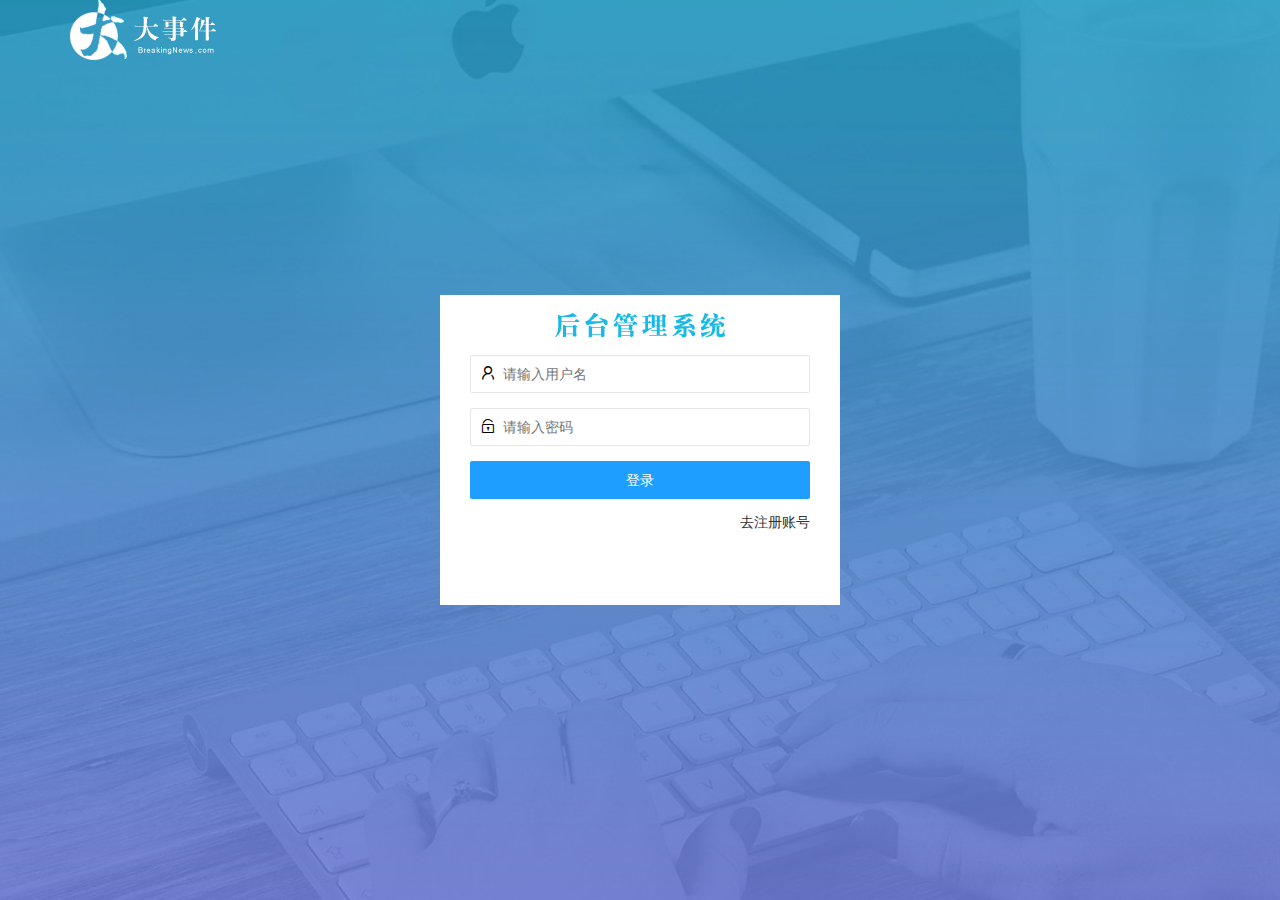
<file: login.html>
<!DOCTYPE html>
<html lang="en">
<head>
    <meta charset="UTF-8">
    <meta http-equiv="X-UA-Compatible" content="IE=edge">
    <meta name="viewport" content="width=device-width, initial-scale=1.0">
    <title>Document</title>
    <link rel="stylesheet" href="./assets/lib/layui/css/layui.css">
    <link rel="stylesheet" href="./assets/css/login.css">
</head>
<body>
    <!-- 头部的logo区域 -->
    <div class="layui-main">
        <img src="./assets/images/logo.png" alt="大事件" >
    </div>

    <!-- 登录注册区域 -->
    <div class="loginAndReg">
        <div class="title_box"></div>

        <!-- 登录 -->
        <div class="login_box">
            <form class="layui-form" action="" id="form_login">
                <div class="layui-form-item">
                    <i class="layui-icon layui-icon-username"></i>                  
                    <input type="text" name="username" required  lay-verify="required" placeholder="请输入用户名" autocomplete="off" class="layui-input">                  
                </div>
                <div class="layui-form-item">
                    <i class="layui-icon layui-icon-password"></i>                  
                    <input type="password" name="password" required  lay-verify="required|pwd" placeholder="请输入密码" autocomplete="off" class="layui-input">                  
                </div>
                <div class="layui-form-item"> 
                    <button class="layui-btn layui-btn-fluid layui-btn-normal" lay-submit >登录</button>
                </div>
                <div class="layui-form-item links"> 
                    <a href="javascript:;" id="link_reg">去注册账号</a>
                </div>
             </form>
        </div>

        <!-- 注册 -->
        <div class="reg_box">
            <form class="layui-form" action="" id="form_reg">
                <div class="layui-form-item">
                    <i class="layui-icon layui-icon-username"></i>                  
                    <input type="text" name="username" required  lay-verify="required" placeholder="请输入用户名" autocomplete="off" class="layui-input">                  
                </div>
                <div class="layui-form-item">
                    <i class="layui-icon layui-icon-password"></i>                  
                    <input type="password" name="password" required  lay-verify="required|pwd" placeholder="请输入密码" autocomplete="off" class="layui-input">                  
                </div>
                <div class="layui-form-item">
                    <i class="layui-icon layui-icon-password"></i>                  
                    <input type="password" name="repassword" required  lay-verify="required|pwd|repwd" placeholder="再次确认密码" autocomplete="off" class="layui-input">                  
                </div>
                <div class="layui-form-item"> 
                    <button class="layui-btn layui-btn-fluid layui-btn-normal" lay-submit >注册</button>
                </div>
                <div class="layui-form-item links"> 
                    <a href="javascript:;" id="link_login">去登录</a>
                </div>
             </form>
            
        </div>
    </div>

    <script src="./assets/lib/layui/layui.all.js"></script>
    <script src="./assets/lib/jquery.js"></script>
    <script src="./assets/js/baseAPI.js"></script>
    <script src="./assets/js/login.js"></script>
</body>
</html>
</file>
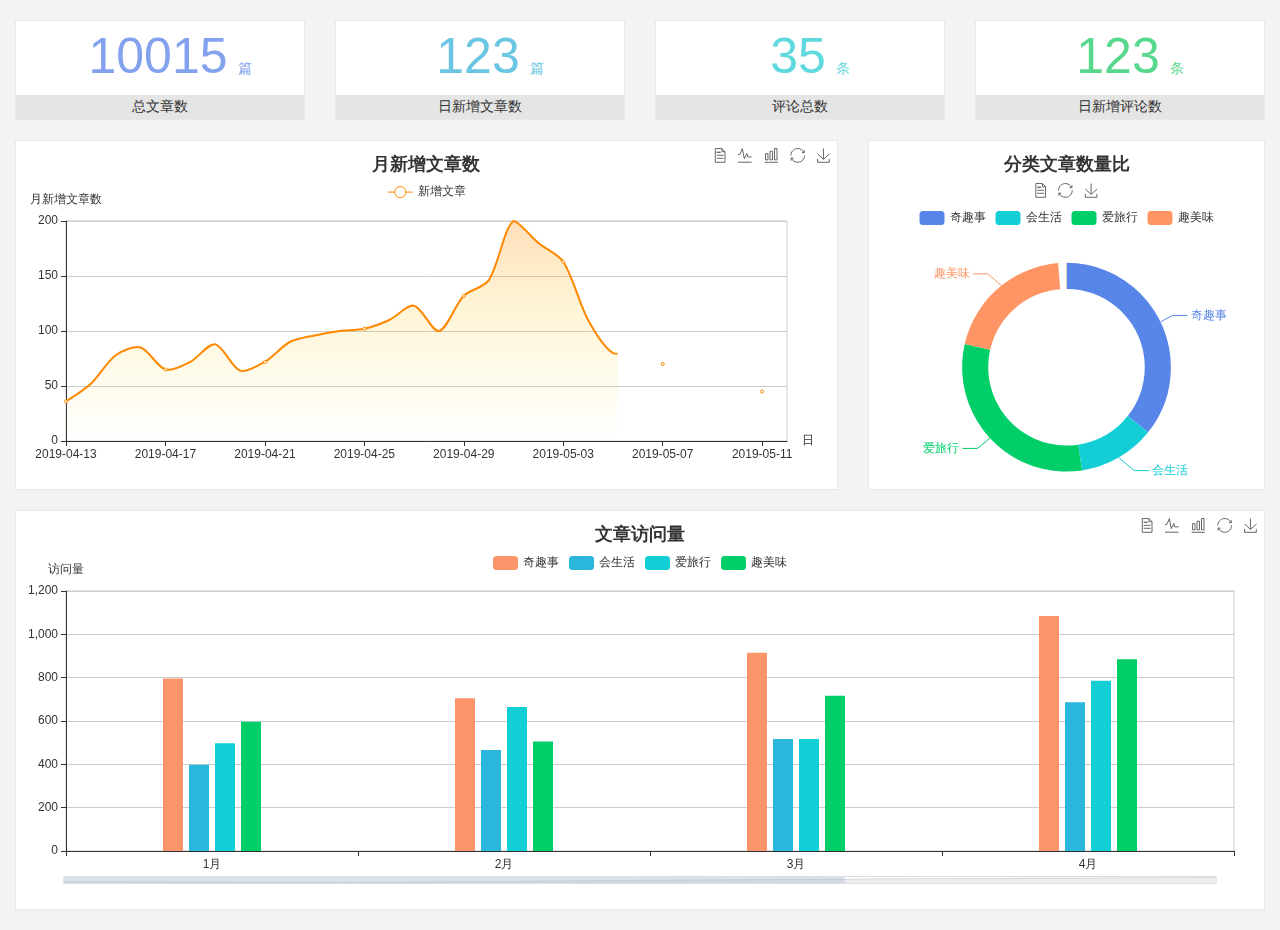
<file: home/dashboard.html>
<!DOCTYPE html>
<html lang="en">

<head>
  <meta charset="UTF-8">
  <meta name="viewport" content="width=device-width, initial-scale=1.0">
  <meta http-equiv="X-UA-Compatible" content="ie=edge">
  <title>图表统计</title>
  <link rel="stylesheet" href="../../assets/lib/bootstrap.css" />
  <link rel="stylesheet" href="../../assets/lib/main.css" />
  <script src="../../assets/lib/jquery.js"></script>
  <script type="text/javascript" src="../../assets/lib/echarts.min.js"></script>
</head>

<body>
  <div class="container-fluid">
    <div class="row spannel_list">
      <div class="col-sm-3 col-xs-6">
        <div class="spannel">
          <em>10015</em><span>篇</span>
          <b>总文章数</b>
        </div>
      </div>
      <div class="col-sm-3 col-xs-6">
        <div class="spannel scolor01">
          <em>123</em><span>篇</span>
          <b>日新增文章数</b>
        </div>
      </div>
      <div class="col-sm-3 col-xs-6">
        <div class="spannel scolor02">
          <em>35</em><span>条</span>
          <b>评论总数</b>
        </div>
      </div>
      <div class="col-sm-3 col-xs-6">
        <div class="spannel scolor03">
          <em>123</em><span>条</span>
          <b>日新增评论数</b>
        </div>
      </div>
    </div>
  </div>

  <div class="container-fluid">
    <div class="row curve-pie">
      <div class="col-lg-8 col-md-8">
        <div class="gragh_pannel" id="curve_show"></div>
      </div>
      <div class="col-lg-4 col-md-4">
        <div class="gragh_pannel" id="pie_show"></div>
      </div>
    </div>
  </div>

  <div class="container-fluid">
    <div class="column_pannel" id="column_show"></div>
  </div>

  <script>
    var oChart = echarts.init(document.getElementById('curve_show'));
    var aList_all = [
      { 'count': 36, 'date': '2019-04-13' },
      { 'count': 52, 'date': '2019-04-14' },
      { 'count': 78, 'date': '2019-04-15' },
      { 'count': 85, 'date': '2019-04-16' },
      { 'count': 65, 'date': '2019-04-17' },
      { 'count': 72, 'date': '2019-04-18' },
      { 'count': 88, 'date': '2019-04-19' },
      { 'count': 64, 'date': '2019-04-20' },
      { 'count': 72, 'date': '2019-04-21' },
      { 'count': 90, 'date': '2019-04-22' },
      { 'count': 96, 'date': '2019-04-23' },
      { 'count': 100, 'date': '2019-04-24' },
      { 'count': 102, 'date': '2019-04-25' },
      { 'count': 110, 'date': '2019-04-26' },
      { 'count': 123, 'date': '2019-04-27' },
      { 'count': 100, 'date': '2019-04-28' },
      { 'count': 132, 'date': '2019-04-29' },
      { 'count': 146, 'date': '2019-04-30' },
      { 'count': 200, 'date': '2019-05-01' },
      { 'count': 180, 'date': '2019-05-02' },
      { 'count': 163, 'date': '2019-05-03' },
      { 'count': 110, 'date': '2019-05-04' },
      { 'count': 80, 'date': '2019-05-05' },
      { 'count': 82, 'date': '2019-05-06' },
      { 'count': 70, 'date': '2019-05-07' },
      { 'count': 65, 'date': '2019-05-08' },
      { 'count': 54, 'date': '2019-05-09' },
      { 'count': 40, 'date': '2019-05-10' },
      { 'count': 45, 'date': '2019-05-11' },
      { 'count': 38, 'date': '2019-05-12' },
    ];

    let aCount = [];
    let aDate = [];

    for (var i = 0; i < aList_all.length; i++) {
      aCount.push(aList_all[i].count);
      aDate.push(aList_all[i].date);
    }

    var chartopt = {
      title: {
        text: '月新增文章数',
        left: 'center',
        top: '10'
      },
      tooltip: {
        trigger: 'axis'
      },
      legend: {
        data: ['新增文章'],
        top: '40'
      },
      toolbox: {
        show: true,
        feature: {
          mark: { show: true },
          dataView: { show: true, readOnly: false },
          magicType: { show: true, type: ['line', 'bar'] },
          restore: { show: true },
          saveAsImage: { show: true }
        }
      },
      calculable: true,
      xAxis: [
        {
          name: '日',
          type: 'category',
          boundaryGap: false,
          data: aDate
        }
      ],
      yAxis: [
        {
          name: '月新增文章数',
          type: 'value'
        }
      ],
      series: [
        {
          name: '新增文章',
          type: 'line',
          smooth: true,
          itemStyle: { normal: { areaStyle: { type: 'default' }, color: '#f80' }, lineStyle: { color: '#f80' } },
          data: aCount
        }],
      areaStyle: {
        normal: {
          color: new echarts.graphic.LinearGradient(0, 0, 0, 1, [{
            offset: 0,
            color: 'rgba(255,136,0,0.39)'
          }, {
            offset: .34,
            color: 'rgba(255,180,0,0.25)'
          }, {
            offset: 1,
            color: 'rgba(255,222,0,0.00)'
          }])

        }
      },
      grid: {
        show: true,
        x: 50,
        x2: 50,
        y: 80,
        height: 220
      }
    };

    oChart.setOption(chartopt);


    var oPie = echarts.init(document.getElementById('pie_show'));
    var oPieopt =
    {
      title: {
        top: 10,
        text: '分类文章数量比',
        x: 'center'
      },
      tooltip: {
        trigger: 'item',
        formatter: "{a} <br/>{b} : {c} ({d}%)"
      },
      color: ['#5885e8', '#13cfd5', '#00ce68', '#ff9565'],
      legend: {
        x: 'center',
        top: 65,
        data: ['奇趣事', '会生活', '爱旅行', '趣美味']
      },
      toolbox: {
        show: true,
        x: 'center',
        top: 35,
        feature: {
          mark: { show: true },
          dataView: { show: true, readOnly: false },
          magicType: {
            show: true,
            type: ['pie', 'funnel'],
            option: {
              funnel: {
                x: '25%',
                width: '50%',
                funnelAlign: 'left',
                max: 1548
              }
            }
          },
          restore: { show: true },
          saveAsImage: { show: true }
        }
      },
      calculable: true,
      series: [
        {
          name: '访问来源',
          type: 'pie',
          radius: ['45%', '60%'],
          center: ['50%', '65%'],
          data: [
            { value: 300, name: '奇趣事' },
            { value: 100, name: '会生活' },
            { value: 260, name: '爱旅行' },
            { value: 180, name: '趣美味' }
          ]
        }
      ]
    };
    oPie.setOption(oPieopt);



    var oColumn = this.echarts.init(document.getElementById('column_show'));
    var oColumnopt =
    {
      title: {
        text: '文章访问量',
        left: 'center',
        top: '10'
      },
      tooltip: {
        trigger: 'axis'
      },
      legend: {
        data: ['奇趣事', '会生活', '爱旅行', '趣美味'],
        top: '40'
      },
      toolbox: {
        show: true,
        feature: {
          mark: { show: true },
          dataView: { show: true, readOnly: false },
          magicType: { show: true, type: ['line', 'bar'] },
          restore: { show: true },
          saveAsImage: { show: true }
        }
      },
      calculable: true,
      xAxis: [
        {
          type: 'category',
          data: ['1月', '2月', '3月', '4月', '5月']
        }
      ],
      yAxis: [
        {
          name: '访问量',
          type: 'value'
        }
      ],
      series: [
        {
          name: '奇趣事',
          type: 'bar',
          barWidth: 20,
          itemStyle: {
            normal: { areaStyle: { type: 'default' }, color: '#fd956a' }
          },
          data: [800, 708, 920, 1090, 1200]
        },
        {
          name: '会生活',
          type: 'bar',
          barWidth: 20,
          itemStyle: {
            normal: { areaStyle: { type: 'default' }, color: '#2bb6db' }
          },
          data: [400, 468, 520, 690, 800]
        },
        {
          name: '爱旅行',
          type: 'bar',
          barWidth: 20,
          itemStyle: {
            normal: { areaStyle: { type: 'default' }, color: '#13cfd5' }
          },
          data: [500, 668, 520, 790, 900]
        },
        {
          name: '趣美味',
          type: 'bar',
          barWidth: 20,
          itemStyle: {
            normal: { areaStyle: { type: 'default' }, color: '#00ce68' }
          },
          data: [600, 508, 720, 890, 1000]
        }
      ],
      grid: {
        show: true,
        x: 50,
        x2: 30,
        y: 80,
        height: 260
      },
      dataZoom: [//给x轴设置滚动条
        {
          start: 0,//默认为0
          end: 100 - 1000 / 31,//默认为100
          type: 'slider',
          show: true,
          xAxisIndex: [0],
          handleSize: 0,//滑动条的 左右2个滑动条的大小
          height: 8,//组件高度
          left: 45, //左边的距离
          right: 50,//右边的距离
          bottom: 26,//右边的距离
          handleColor: '#ddd',//h滑动图标的颜色
          handleStyle: {
            borderColor: "#cacaca",
            borderWidth: "1",
            shadowBlur: 2,
            background: "#ddd",
            shadowColor: "#ddd",
          }
        }]
    };
    oColumn.setOption(oColumnopt);
  </script>
</body>

</html>
</file>
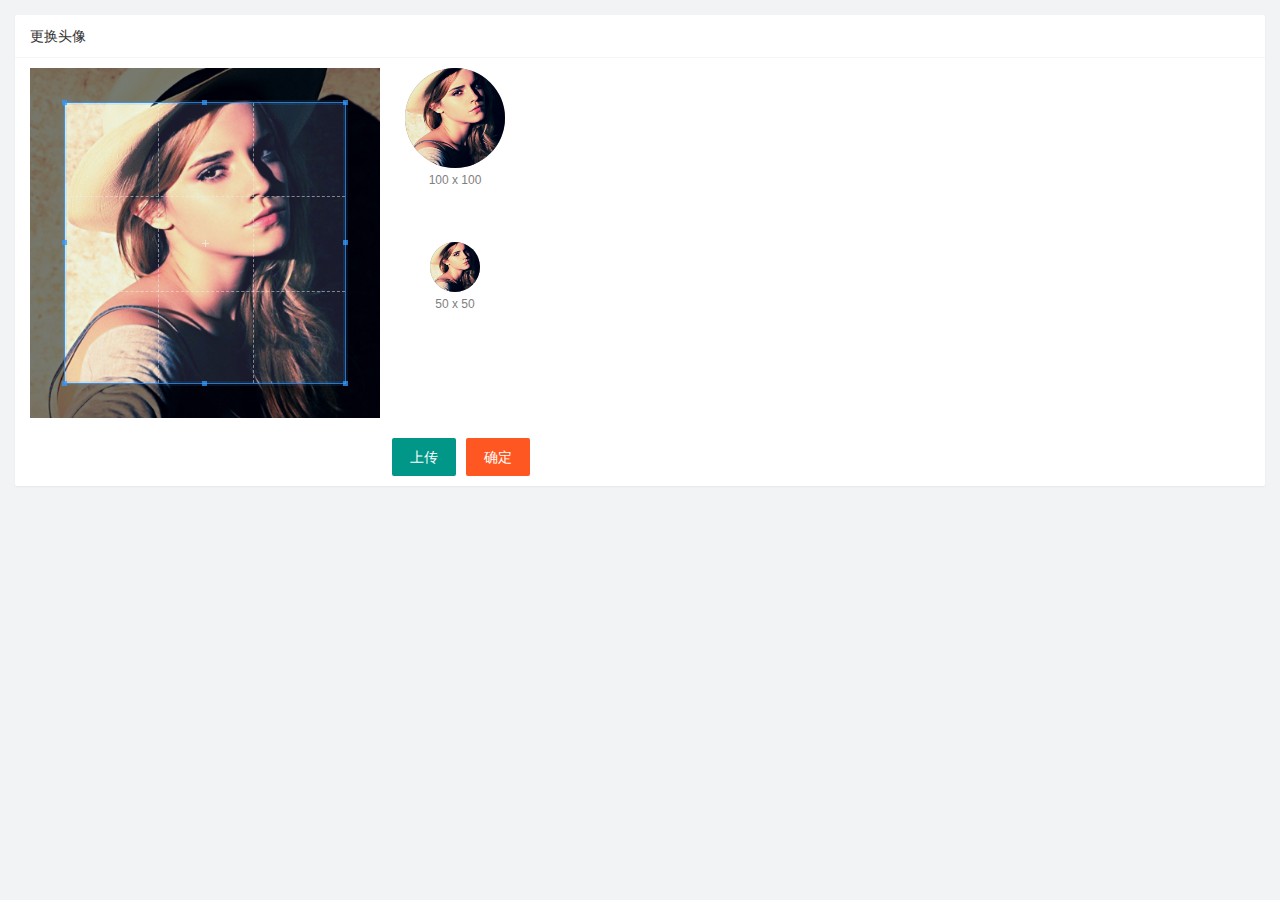
<file: user/user_avatar.html>
<!DOCTYPE html>
<html lang="en">
<head>
    <meta charset="UTF-8">
    <meta http-equiv="X-UA-Compatible" content="IE=edge">
    <meta name="viewport" content="width=device-width, initial-scale=1.0">
    <title>Document</title>
    <link rel="stylesheet" href="../assets/lib/layui/css/layui.css">
    <link rel="stylesheet" href="../assets/lib/cropper/cropper.css">
    <link rel="stylesheet" href="../assets/css/user_avatar.css">
</head>
<body>
    <div class="layui-card">
        <div class="layui-card-header">更换头像</div>
        <div class="layui-card-body">
          <!-- 第一行的图片裁剪和预览区域 -->
            <div class="row1">
                <!-- 图片裁剪区域 -->
                <div class="cropper-box">
                    <!-- 这个 img 标签很重要，将来会把它初始化为裁剪区域 -->
                    <img id="image" src="/assets/images/sample.jpg" />
                </div>
                <!-- 图片的预览区域 -->
                <div class="preview-box">
                    <div>
                        <!-- 宽高为 100px 的预览区域 -->
                        <div class="img-preview w100"></div>
                        <p class="size">100 x 100</p>
                    </div>
                    <div>
                        <!-- 宽高为 50px 的预览区域 -->
                        <div class="img-preview w50"></div>
                        <p class="size">50 x 50</p>
                    </div>
                </div>
            </div>
            <!-- 第二行的按钮区域 -->
            <div class="row2">
                <!-- 通过accept属性指定允许选择什么类型图片 -->
                <input type="file" id="file" accept="image/png, image/jpeg">
                <button type="button" class="layui-btn" id="btnImage">上传</button>
                <button type="button" class="layui-btn layui-btn-danger" id="btnUpdate">确定</button>
            </div>
        </div>
      </div>

    <script src="../assets/lib/layui/layui.all.js"></script>
    <script src="../assets/lib/jquery.js"></script>
    <script src="../assets/lib/cropper/Cropper.js"></script>
    <script src="../assets/lib/cropper/jquery-cropper.js"></script>
    <script src="../assets/js/baseAPI.js"></script>
    <script src="../assets/js/user_avatar.js"></script>
</body>
</html>
</file>
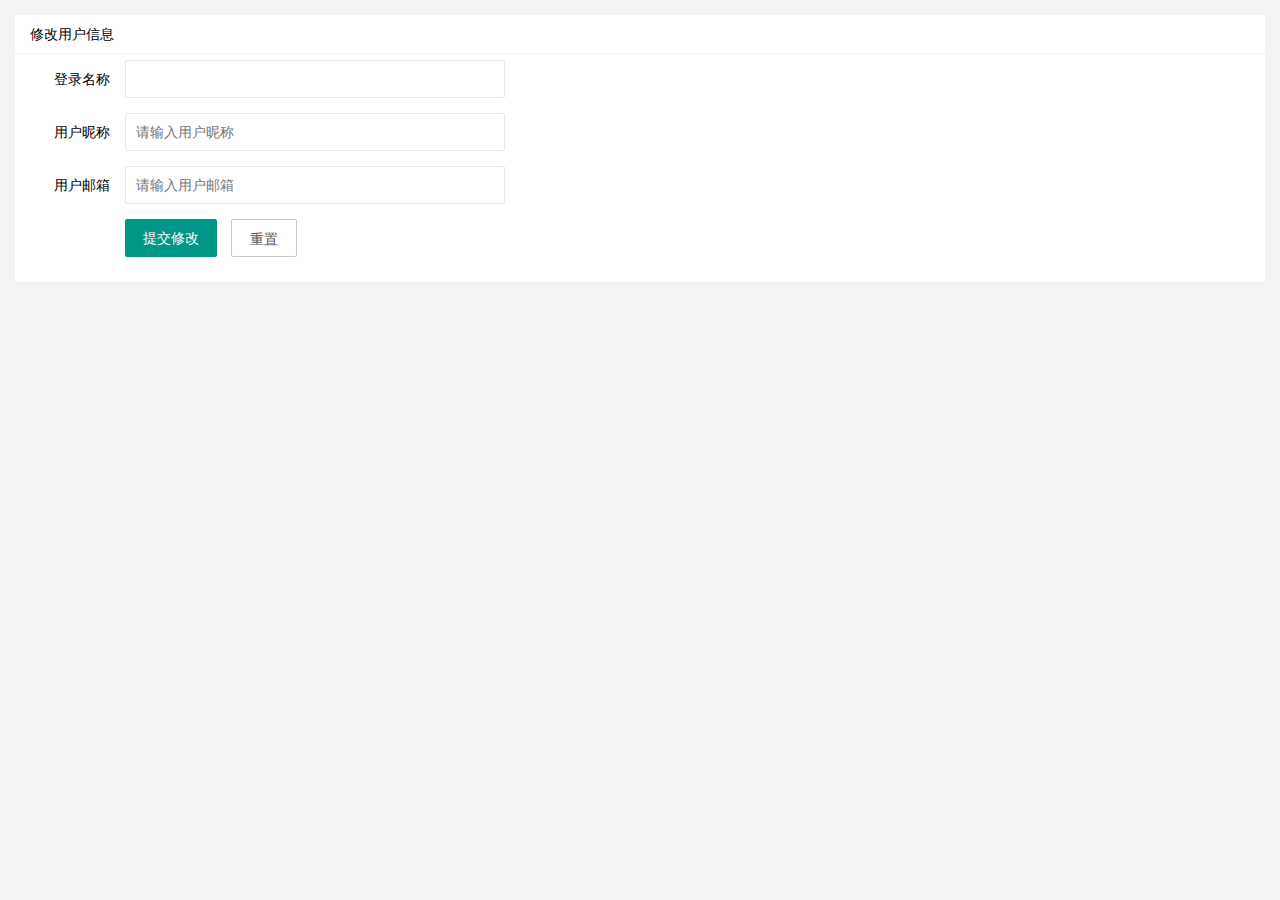
<file: user/user_info.html>
<!DOCTYPE html>
<html lang="en">
<head>
    <meta charset="UTF-8">
    <meta http-equiv="X-UA-Compatible" content="IE=edge">
    <meta name="viewport" content="width=device-width, initial-scale=1.0">
    <title>Document</title>
    <link rel="stylesheet" href="../assets/lib/layui/css/layui.css">
    <link rel="stylesheet" href="../assets/css/user_info.css">
</head>
<body>
    <div class="modify-userinfo">
        <div class="user-title">
            修改用户信息
        </div>
        <form class="layui-form" action="" lay-filter="form-userinfo" id="modify">
            <input type="hidden" name="id" value="">
            <div class="layui-form-item">
              <label class="layui-form-label">登录名称</label>
              <div class="layui-input-block">
                <input type="text" name="username" required  lay-verify="required" autocomplete="off" class="layui-input" readonly>
              </div>
            </div>
            <div class="layui-form-item">
                <label class="layui-form-label">用户昵称</label>
                <div class="layui-input-block">
                  <input type="text" name="nickname" required  lay-verify="required|nickname" placeholder="请输入用户昵称" autocomplete="off" class="layui-input">
                </div>
            </div>
            <div class="layui-form-item">
                <label class="layui-form-label">用户邮箱</label>
                <div class="layui-input-block">
                  <input type="text" name="email" required  lay-verify="required|email" placeholder="请输入用户邮箱" autocomplete="off" class="layui-input">
                </div>
            </div>
            
            <div class="layui-form-item">
              <div class="layui-input-block">
                <button class="layui-btn" lay-submit lay-filter="formDemo">提交修改</button>
                <button type="reset" class="layui-btn layui-btn-primary" id="btnReset">重置</button>
              </div>
            </div>
        </form>
    </div>
    
    <script src="../assets/lib/layui/layui.all.js"></script>
    <script src="../assets/lib/jquery.js"></script>
    <script src="../assets/js/baseAPI.js"></script>
    <script src="../assets/js/user_info.js"></script>
</body>
</html>
</file>
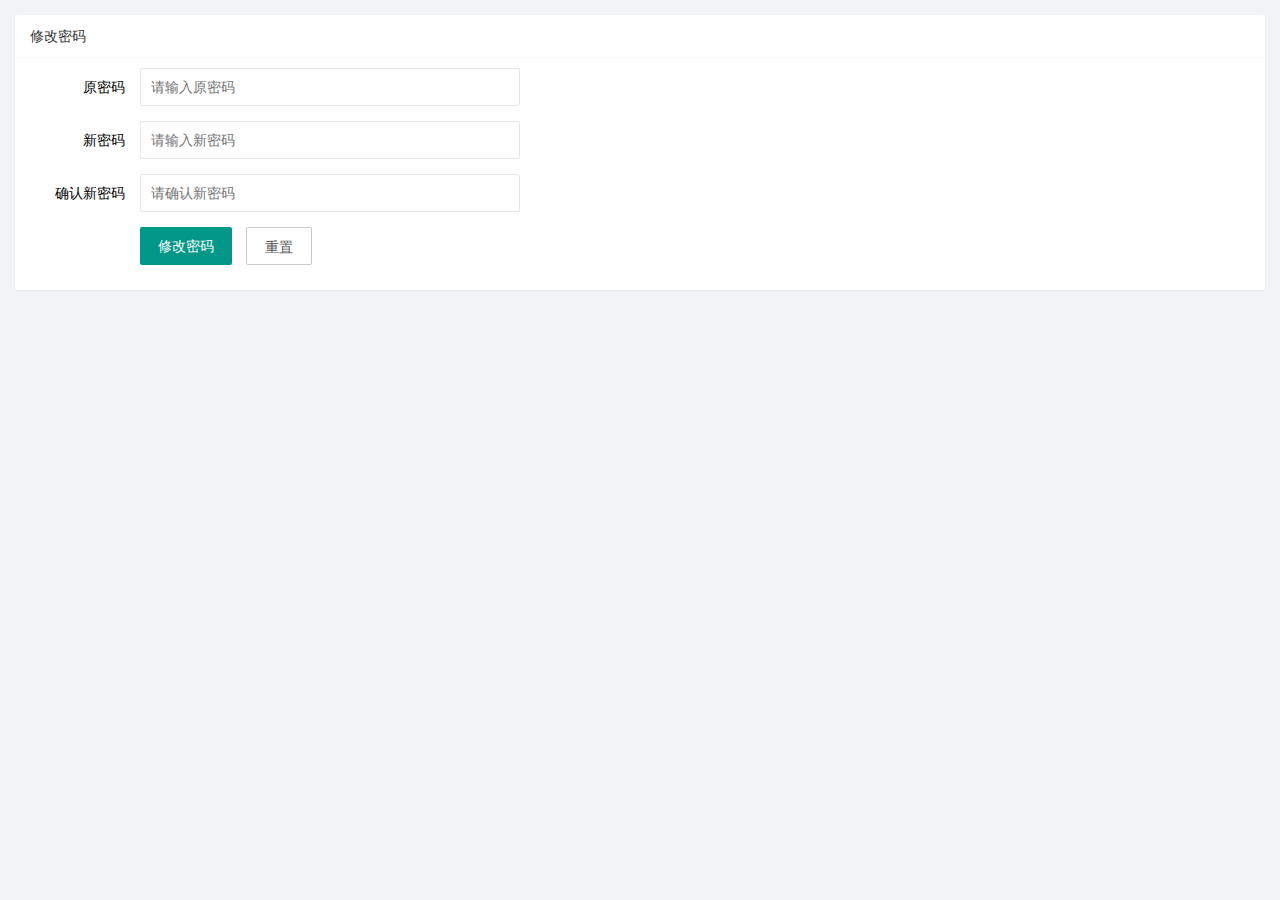
<file: user/user_psw.html>
<!DOCTYPE html>
<html lang="en">
<head>
    <meta charset="UTF-8">
    <meta http-equiv="X-UA-Compatible" content="IE=edge">
    <meta name="viewport" content="width=device-width, initial-scale=1.0">
    <title>Document</title>
    <link rel="stylesheet" href="../assets/lib/layui/css/layui.css">
    <link rel="stylesheet" href="../assets/css/user_psd.css">
</head>
<body>
    <div class="layui-card">
        <div class="layui-card-header">修改密码</div>
        <div class="layui-card-body">
            <form class="layui-form" action="" id="form-psw">
                <div class="layui-form-item">
                    <label class="layui-form-label">原密码</label>
                    <div class="layui-input-inline">
                        <input type="password" name="oldPwd" required lay-verify="required|psd" placeholder="请输入原密码" autocomplete="off" class="layui-input">
                    </div>
                </div>
                <div class="layui-form-item">
                    <label class="layui-form-label">新密码</label>
                    <div class="layui-input-inline">
                        <input type="password" name="newPwd" required lay-verify="required|psd" placeholder="请输入新密码" autocomplete="off" class="layui-input">
                    </div>
                </div>
                <div class="layui-form-item">
                    <label class="layui-form-label">确认新密码</label>
                    <div class="layui-input-inline">
                        <input type="password" name="renewpsd" required lay-verify="required|psd|renewpsd" placeholder="请确认新密码" autocomplete="off" class="layui-input">
                    </div>
                </div>
                <div class="layui-form-item">
                  <div class="layui-input-block">
                    <button class="layui-btn btnUpdate" lay-submit lay-filter="formDemo">修改密码</button>
                    <button type="reset" name="reset" class="layui-btn layui-btn-primary">重置</button>
                  </div>
                </div>
            </form>
        </div>
      </div>
      <script src="../assets/lib/layui/layui.all.js"></script>
      <script src="../assets/lib/jquery.js"></script>
      <script src="../assets/js/baseAPI.js"></script>
      <script src="../assets/js/user_psd.js"></script>
</body>
</html>
</file>
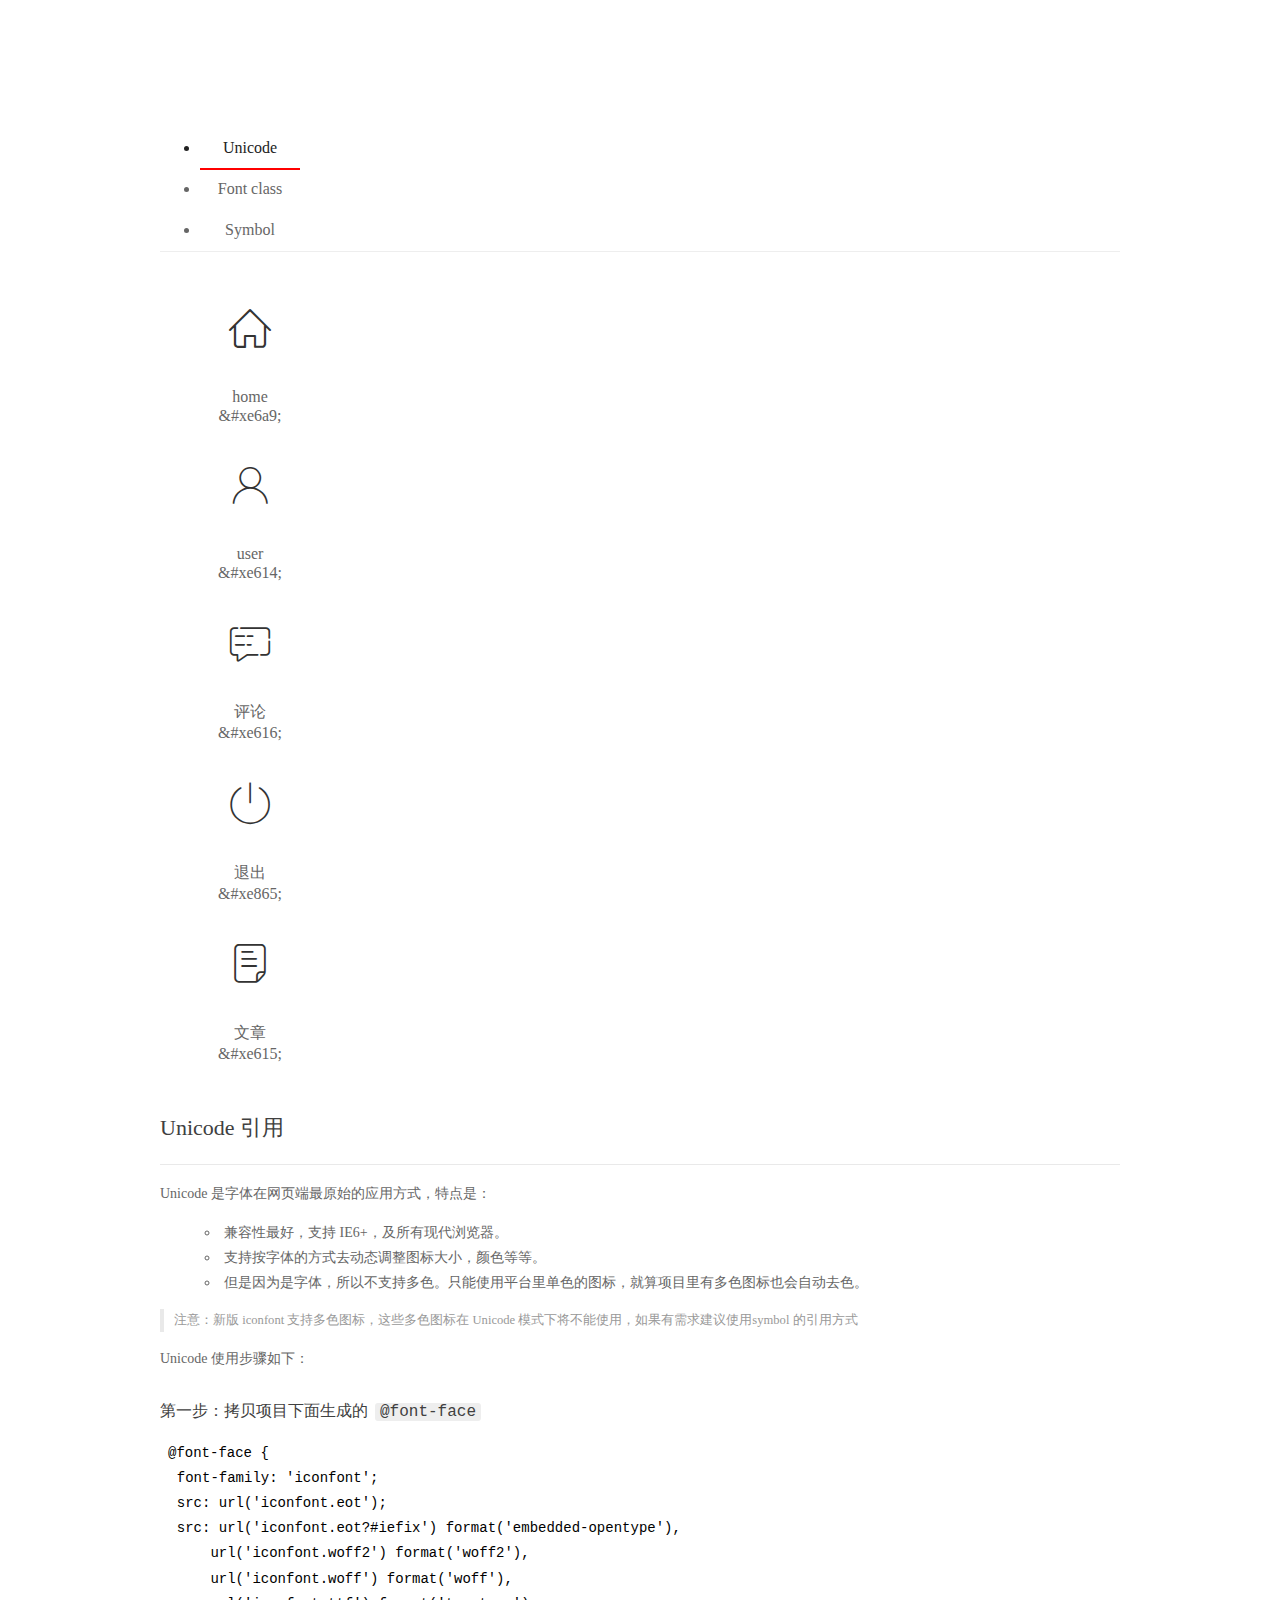
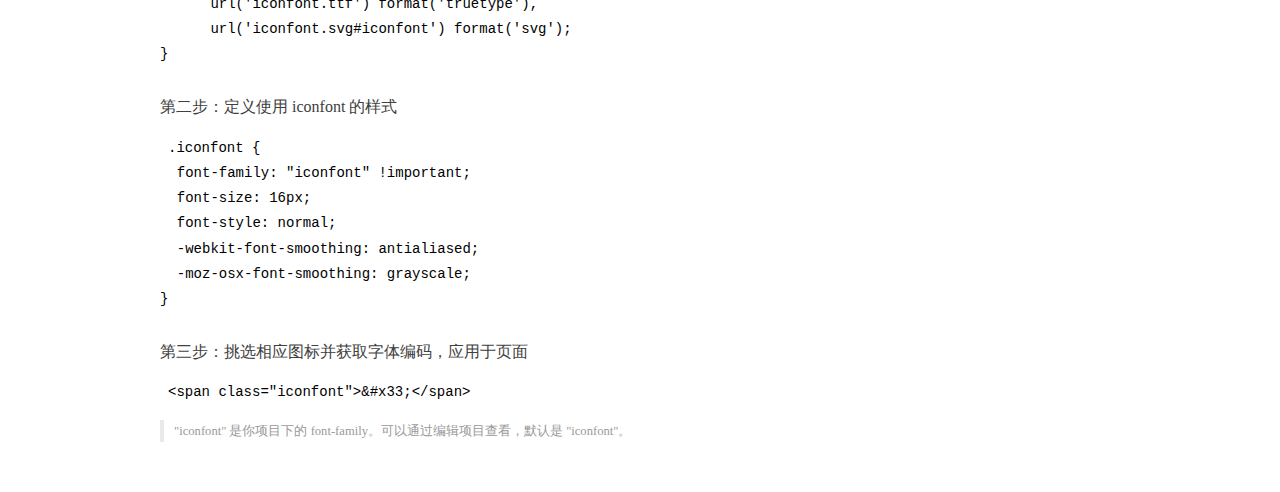
<file: assets/fonts/demo_index.html>
<!DOCTYPE html>
<html>
<head>
  <meta charset="utf-8"/>
  <title>IconFont Demo</title>
  <link rel="shortcut icon" href="https://gtms04.alicdn.com/tps/i4/TB1_oz6GVXXXXaFXpXXJDFnIXXX-64-64.ico" type="image/x-icon"/>
  <link rel="stylesheet" href="https://g.alicdn.com/thx/cube/1.3.2/cube.min.css">
  <link rel="stylesheet" href="demo.css">
  <link rel="stylesheet" href="iconfont.css">
  <script src="iconfont.js"></script>
  <!-- jQuery -->
  <script src="https://a1.alicdn.com/oss/uploads/2018/12/26/7bfddb60-08e8-11e9-9b04-53e73bb6408b.js"></script>
  <!-- 代码高亮 -->
  <script src="https://a1.alicdn.com/oss/uploads/2018/12/26/a3f714d0-08e6-11e9-8a15-ebf944d7534c.js"></script>
</head>
<body>
  <div class="main">
    <h1 class="logo"><a href="https://www.iconfont.cn/" title="iconfont 首页" target="_blank">&#xe86b;</a></h1>
    <div class="nav-tabs">
      <ul id="tabs" class="dib-box">
        <li class="dib active"><span>Unicode</span></li>
        <li class="dib"><span>Font class</span></li>
        <li class="dib"><span>Symbol</span></li>
      </ul>
      
    </div>
    <div class="tab-container">
      <div class="content unicode" style="display: block;">
          <ul class="icon_lists dib-box">
          
            <li class="dib">
              <span class="icon iconfont">&#xe6a9;</span>
                <div class="name">home</div>
                <div class="code-name">&amp;#xe6a9;</div>
              </li>
          
            <li class="dib">
              <span class="icon iconfont">&#xe614;</span>
                <div class="name">user</div>
                <div class="code-name">&amp;#xe614;</div>
              </li>
          
            <li class="dib">
              <span class="icon iconfont">&#xe616;</span>
                <div class="name">评论</div>
                <div class="code-name">&amp;#xe616;</div>
              </li>
          
            <li class="dib">
              <span class="icon iconfont">&#xe865;</span>
                <div class="name">退出</div>
                <div class="code-name">&amp;#xe865;</div>
              </li>
          
            <li class="dib">
              <span class="icon iconfont">&#xe615;</span>
                <div class="name">文章</div>
                <div class="code-name">&amp;#xe615;</div>
              </li>
          
          </ul>
          <div class="article markdown">
          <h2 id="unicode-">Unicode 引用</h2>
          <hr>

          <p>Unicode 是字体在网页端最原始的应用方式，特点是：</p>
          <ul>
            <li>兼容性最好，支持 IE6+，及所有现代浏览器。</li>
            <li>支持按字体的方式去动态调整图标大小，颜色等等。</li>
            <li>但是因为是字体，所以不支持多色。只能使用平台里单色的图标，就算项目里有多色图标也会自动去色。</li>
          </ul>
          <blockquote>
            <p>注意：新版 iconfont 支持多色图标，这些多色图标在 Unicode 模式下将不能使用，如果有需求建议使用symbol 的引用方式</p>
          </blockquote>
          <p>Unicode 使用步骤如下：</p>
          <h3 id="-font-face">第一步：拷贝项目下面生成的 <code>@font-face</code></h3>
<pre><code class="language-css"
>@font-face {
  font-family: 'iconfont';
  src: url('iconfont.eot');
  src: url('iconfont.eot?#iefix') format('embedded-opentype'),
      url('iconfont.woff2') format('woff2'),
      url('iconfont.woff') format('woff'),
      url('iconfont.ttf') format('truetype'),
      url('iconfont.svg#iconfont') format('svg');
}
</code></pre>
          <h3 id="-iconfont-">第二步：定义使用 iconfont 的样式</h3>
<pre><code class="language-css"
>.iconfont {
  font-family: "iconfont" !important;
  font-size: 16px;
  font-style: normal;
  -webkit-font-smoothing: antialiased;
  -moz-osx-font-smoothing: grayscale;
}
</code></pre>
          <h3 id="-">第三步：挑选相应图标并获取字体编码，应用于页面</h3>
<pre>
<code class="language-html"
>&lt;span class="iconfont"&gt;&amp;#x33;&lt;/span&gt;
</code></pre>
          <blockquote>
            <p>"iconfont" 是你项目下的 font-family。可以通过编辑项目查看，默认是 "iconfont"。</p>
          </blockquote>
          </div>
      </div>
      <div class="content font-class">
        <ul class="icon_lists dib-box">
          
          <li class="dib">
            <span class="icon iconfont icon-home"></span>
            <div class="name">
              home
            </div>
            <div class="code-name">.icon-home
            </div>
          </li>
          
          <li class="dib">
            <span class="icon iconfont icon-user"></span>
            <div class="name">
              user
            </div>
            <div class="code-name">.icon-user
            </div>
          </li>
          
          <li class="dib">
            <span class="icon iconfont icon-pinglun"></span>
            <div class="name">
              评论
            </div>
            <div class="code-name">.icon-pinglun
            </div>
          </li>
          
          <li class="dib">
            <span class="icon iconfont icon-tuichu"></span>
            <div class="name">
              退出
            </div>
            <div class="code-name">.icon-tuichu
            </div>
          </li>
          
          <li class="dib">
            <span class="icon iconfont icon-16"></span>
            <div class="name">
              文章
            </div>
            <div class="code-name">.icon-16
            </div>
          </li>
          
        </ul>
        <div class="article markdown">
        <h2 id="font-class-">font-class 引用</h2>
        <hr>

        <p>font-class 是 Unicode 使用方式的一种变种，主要是解决 Unicode 书写不直观，语意不明确的问题。</p>
        <p>与 Unicode 使用方式相比，具有如下特点：</p>
        <ul>
          <li>兼容性良好，支持 IE8+，及所有现代浏览器。</li>
          <li>相比于 Unicode 语意明确，书写更直观。可以很容易分辨这个 icon 是什么。</li>
          <li>因为使用 class 来定义图标，所以当要替换图标时，只需要修改 class 里面的 Unicode 引用。</li>
          <li>不过因为本质上还是使用的字体，所以多色图标还是不支持的。</li>
        </ul>
        <p>使用步骤如下：</p>
        <h3 id="-fontclass-">第一步：引入项目下面生成的 fontclass 代码：</h3>
<pre><code class="language-html">&lt;link rel="stylesheet" href="./iconfont.css"&gt;
</code></pre>
        <h3 id="-">第二步：挑选相应图标并获取类名，应用于页面：</h3>
<pre><code class="language-html">&lt;span class="iconfont icon-xxx"&gt;&lt;/span&gt;
</code></pre>
        <blockquote>
          <p>"
            iconfont" 是你项目下的 font-family。可以通过编辑项目查看，默认是 "iconfont"。</p>
        </blockquote>
      </div>
      </div>
      <div class="content symbol">
          <ul class="icon_lists dib-box">
          
            <li class="dib">
                <svg class="icon svg-icon" aria-hidden="true">
                  <use xlink:href="#icon-home"></use>
                </svg>
                <div class="name">home</div>
                <div class="code-name">#icon-home</div>
            </li>
          
            <li class="dib">
                <svg class="icon svg-icon" aria-hidden="true">
                  <use xlink:href="#icon-user"></use>
                </svg>
                <div class="name">user</div>
                <div class="code-name">#icon-user</div>
            </li>
          
            <li class="dib">
                <svg class="icon svg-icon" aria-hidden="true">
                  <use xlink:href="#icon-pinglun"></use>
                </svg>
                <div class="name">评论</div>
                <div class="code-name">#icon-pinglun</div>
            </li>
          
            <li class="dib">
                <svg class="icon svg-icon" aria-hidden="true">
                  <use xlink:href="#icon-tuichu"></use>
                </svg>
                <div class="name">退出</div>
                <div class="code-name">#icon-tuichu</div>
            </li>
          
            <li class="dib">
                <svg class="icon svg-icon" aria-hidden="true">
                  <use xlink:href="#icon-16"></use>
                </svg>
                <div class="name">文章</div>
                <div class="code-name">#icon-16</div>
            </li>
          
          </ul>
          <div class="article markdown">
          <h2 id="symbol-">Symbol 引用</h2>
          <hr>

          <p>这是一种全新的使用方式，应该说这才是未来的主流，也是平台目前推荐的用法。相关介绍可以参考这篇<a href="">文章</a>
            这种用法其实是做了一个 SVG 的集合，与另外两种相比具有如下特点：</p>
          <ul>
            <li>支持多色图标了，不再受单色限制。</li>
            <li>通过一些技巧，支持像字体那样，通过 <code>font-size</code>, <code>color</code> 来调整样式。</li>
            <li>兼容性较差，支持 IE9+，及现代浏览器。</li>
            <li>浏览器渲染 SVG 的性能一般，还不如 png。</li>
          </ul>
          <p>使用步骤如下：</p>
          <h3 id="-symbol-">第一步：引入项目下面生成的 symbol 代码：</h3>
<pre><code class="language-html">&lt;script src="./iconfont.js"&gt;&lt;/script&gt;
</code></pre>
          <h3 id="-css-">第二步：加入通用 CSS 代码（引入一次就行）：</h3>
<pre><code class="language-html">&lt;style&gt;
.icon {
  width: 1em;
  height: 1em;
  vertical-align: -0.15em;
  fill: currentColor;
  overflow: hidden;
}
&lt;/style&gt;
</code></pre>
          <h3 id="-">第三步：挑选相应图标并获取类名，应用于页面：</h3>
<pre><code class="language-html">&lt;svg class="icon" aria-hidden="true"&gt;
  &lt;use xlink:href="#icon-xxx"&gt;&lt;/use&gt;
&lt;/svg&gt;
</code></pre>
          </div>
      </div>

    </div>
  </div>
  <script>
  $(document).ready(function () {
      $('.tab-container .content:first').show()

      $('#tabs li').click(function (e) {
        var tabContent = $('.tab-container .content')
        var index = $(this).index()

        if ($(this).hasClass('active')) {
          return
        } else {
          $('#tabs li').removeClass('active')
          $(this).addClass('active')

          tabContent.hide().eq(index).fadeIn()
        }
      })
    })
  </script>
</body>
</html>
</file>
<file: assets/lib/layui/css/layui.css>
/** layui-v2.5.5 MIT License By https://www.layui.com */
 .layui-inline,img{display:inline-block;vertical-align:middle}h1,h2,h3,h4,h5,h6{font-weight:400}.layui-edge,.layui-header,.layui-inline,.layui-main{position:relative}.layui-body,.layui-edge,.layui-elip{overflow:hidden}.layui-btn,.layui-edge,.layui-inline,img{vertical-align:middle}.layui-btn,.layui-disabled,.layui-icon,.layui-unselect{-moz-user-select:none;-webkit-user-select:none;-ms-user-select:none}.layui-elip,.layui-form-checkbox span,.layui-form-pane .layui-form-label{text-overflow:ellipsis;white-space:nowrap}.layui-breadcrumb,.layui-tree-btnGroup{visibility:hidden}blockquote,body,button,dd,div,dl,dt,form,h1,h2,h3,h4,h5,h6,input,li,ol,p,pre,td,textarea,th,ul{margin:0;padding:0;-webkit-tap-highlight-color:rgba(0,0,0,0)}a:active,a:hover{outline:0}img{border:none}li{list-style:none}table{border-collapse:collapse;border-spacing:0}h4,h5,h6{font-size:100%}button,input,optgroup,option,select,textarea{font-family:inherit;font-size:inherit;font-style:inherit;font-weight:inherit;outline:0}pre{white-space:pre-wrap;white-space:-moz-pre-wrap;white-space:-pre-wrap;white-space:-o-pre-wrap;word-wrap:break-word}body{line-height:24px;font:14px Helvetica Neue,Helvetica,PingFang SC,Tahoma,Arial,sans-serif}hr{height:1px;margin:10px 0;border:0;clear:both}a{color:#333;text-decoration:none}a:hover{color:#777}a cite{font-style:normal;*cursor:pointer}.layui-border-box,.layui-border-box *{box-sizing:border-box}.layui-box,.layui-box *{box-sizing:content-box}.layui-clear{clear:both;*zoom:1}.layui-clear:after{content:'\20';clear:both;*zoom:1;display:block;height:0}.layui-inline{*display:inline;*zoom:1}.layui-edge{display:inline-block;width:0;height:0;border-width:6px;border-style:dashed;border-color:transparent}.layui-edge-top{top:-4px;border-bottom-color:#999;border-bottom-style:solid}.layui-edge-right{border-left-color:#999;border-left-style:solid}.layui-edge-bottom{top:2px;border-top-color:#999;border-top-style:solid}.layui-edge-left{border-right-color:#999;border-right-style:solid}.layui-disabled,.layui-disabled:hover{color:#d2d2d2!important;cursor:not-allowed!important}.layui-circle{border-radius:100%}.layui-show{display:block!important}.layui-hide{display:none!important}@font-face{font-family:layui-icon;src:url(../font/iconfont.eot?v=250);src:url(../font/iconfont.eot?v=250#iefix) format('embedded-opentype'),url(../font/iconfont.woff2?v=250) format('woff2'),url(../font/iconfont.woff?v=250) format('woff'),url(../font/iconfont.ttf?v=250) format('truetype'),url(../font/iconfont.svg?v=250#layui-icon) format('svg')}.layui-icon{font-family:layui-icon!important;font-size:16px;font-style:normal;-webkit-font-smoothing:antialiased;-moz-osx-font-smoothing:grayscale}.layui-icon-reply-fill:before{content:"\e611"}.layui-icon-set-fill:before{content:"\e614"}.layui-icon-menu-fill:before{content:"\e60f"}.layui-icon-search:before{content:"\e615"}.layui-icon-share:before{content:"\e641"}.layui-icon-set-sm:before{content:"\e620"}.layui-icon-engine:before{content:"\e628"}.layui-icon-close:before{content:"\1006"}.layui-icon-close-fill:before{content:"\1007"}.layui-icon-chart-screen:before{content:"\e629"}.layui-icon-star:before{content:"\e600"}.layui-icon-circle-dot:before{content:"\e617"}.layui-icon-chat:before{content:"\e606"}.layui-icon-release:before{content:"\e609"}.layui-icon-list:before{content:"\e60a"}.layui-icon-chart:before{content:"\e62c"}.layui-icon-ok-circle:before{content:"\1005"}.layui-icon-layim-theme:before{content:"\e61b"}.layui-icon-table:before{content:"\e62d"}.layui-icon-right:before{content:"\e602"}.layui-icon-left:before{content:"\e603"}.layui-icon-cart-simple:before{content:"\e698"}.layui-icon-face-cry:before{content:"\e69c"}.layui-icon-face-smile:before{content:"\e6af"}.layui-icon-survey:before{content:"\e6b2"}.layui-icon-tree:before{content:"\e62e"}.layui-icon-upload-circle:before{content:"\e62f"}.layui-icon-add-circle:before{content:"\e61f"}.layui-icon-download-circle:before{content:"\e601"}.layui-icon-templeate-1:before{content:"\e630"}.layui-icon-util:before{content:"\e631"}.layui-icon-face-surprised:before{content:"\e664"}.layui-icon-edit:before{content:"\e642"}.layui-icon-speaker:before{content:"\e645"}.layui-icon-down:before{content:"\e61a"}.layui-icon-file:before{content:"\e621"}.layui-icon-layouts:before{content:"\e632"}.layui-icon-rate-half:before{content:"\e6c9"}.layui-icon-add-circle-fine:before{content:"\e608"}.layui-icon-prev-circle:before{content:"\e633"}.layui-icon-read:before{content:"\e705"}.layui-icon-404:before{content:"\e61c"}.layui-icon-carousel:before{content:"\e634"}.layui-icon-help:before{content:"\e607"}.layui-icon-code-circle:before{content:"\e635"}.layui-icon-water:before{content:"\e636"}.layui-icon-username:before{content:"\e66f"}.layui-icon-find-fill:before{content:"\e670"}.layui-icon-about:before{content:"\e60b"}.layui-icon-location:before{content:"\e715"}.layui-icon-up:before{content:"\e619"}.layui-icon-pause:before{content:"\e651"}.layui-icon-date:before{content:"\e637"}.layui-icon-layim-uploadfile:before{content:"\e61d"}.layui-icon-delete:before{content:"\e640"}.layui-icon-play:before{content:"\e652"}.layui-icon-top:before{content:"\e604"}.layui-icon-friends:before{content:"\e612"}.layui-icon-refresh-3:before{content:"\e9aa"}.layui-icon-ok:before{content:"\e605"}.layui-icon-layer:before{content:"\e638"}.layui-icon-face-smile-fine:before{content:"\e60c"}.layui-icon-dollar:before{content:"\e659"}.layui-icon-group:before{content:"\e613"}.layui-icon-layim-download:before{content:"\e61e"}.layui-icon-picture-fine:before{content:"\e60d"}.layui-icon-link:before{content:"\e64c"}.layui-icon-diamond:before{content:"\e735"}.layui-icon-log:before{content:"\e60e"}.layui-icon-rate-solid:before{content:"\e67a"}.layui-icon-fonts-del:before{content:"\e64f"}.layui-icon-unlink:before{content:"\e64d"}.layui-icon-fonts-clear:before{content:"\e639"}.layui-icon-triangle-r:before{content:"\e623"}.layui-icon-circle:before{content:"\e63f"}.layui-icon-radio:before{content:"\e643"}.layui-icon-align-center:before{content:"\e647"}.layui-icon-align-right:before{content:"\e648"}.layui-icon-align-left:before{content:"\e649"}.layui-icon-loading-1:before{content:"\e63e"}.layui-icon-return:before{content:"\e65c"}.layui-icon-fonts-strong:before{content:"\e62b"}.layui-icon-upload:before{content:"\e67c"}.layui-icon-dialogue:before{content:"\e63a"}.layui-icon-video:before{content:"\e6ed"}.layui-icon-headset:before{content:"\e6fc"}.layui-icon-cellphone-fine:before{content:"\e63b"}.layui-icon-add-1:before{content:"\e654"}.layui-icon-face-smile-b:before{content:"\e650"}.layui-icon-fonts-html:before{content:"\e64b"}.layui-icon-form:before{content:"\e63c"}.layui-icon-cart:before{content:"\e657"}.layui-icon-camera-fill:before{content:"\e65d"}.layui-icon-tabs:before{content:"\e62a"}.layui-icon-fonts-code:before{content:"\e64e"}.layui-icon-fire:before{content:"\e756"}.layui-icon-set:before{content:"\e716"}.layui-icon-fonts-u:before{content:"\e646"}.layui-icon-triangle-d:before{content:"\e625"}.layui-icon-tips:before{content:"\e702"}.layui-icon-picture:before{content:"\e64a"}.layui-icon-more-vertical:before{content:"\e671"}.layui-icon-flag:before{content:"\e66c"}.layui-icon-loading:before{content:"\e63d"}.layui-icon-fonts-i:before{content:"\e644"}.layui-icon-refresh-1:before{content:"\e666"}.layui-icon-rmb:before{content:"\e65e"}.layui-icon-home:before{content:"\e68e"}.layui-icon-user:before{content:"\e770"}.layui-icon-notice:before{content:"\e667"}.layui-icon-login-weibo:before{content:"\e675"}.layui-icon-voice:before{content:"\e688"}.layui-icon-upload-drag:before{content:"\e681"}.layui-icon-login-qq:before{content:"\e676"}.layui-icon-snowflake:before{content:"\e6b1"}.layui-icon-file-b:before{content:"\e655"}.layui-icon-template:before{content:"\e663"}.layui-icon-auz:before{content:"\e672"}.layui-icon-console:before{content:"\e665"}.layui-icon-app:before{content:"\e653"}.layui-icon-prev:before{content:"\e65a"}.layui-icon-website:before{content:"\e7ae"}.layui-icon-next:before{content:"\e65b"}.layui-icon-component:before{content:"\e857"}.layui-icon-more:before{content:"\e65f"}.layui-icon-login-wechat:before{content:"\e677"}.layui-icon-shrink-right:before{content:"\e668"}.layui-icon-spread-left:before{content:"\e66b"}.layui-icon-camera:before{content:"\e660"}.layui-icon-note:before{content:"\e66e"}.layui-icon-refresh:before{content:"\e669"}.layui-icon-female:before{content:"\e661"}.layui-icon-male:before{content:"\e662"}.layui-icon-password:before{content:"\e673"}.layui-icon-senior:before{content:"\e674"}.layui-icon-theme:before{content:"\e66a"}.layui-icon-tread:before{content:"\e6c5"}.layui-icon-praise:before{content:"\e6c6"}.layui-icon-star-fill:before{content:"\e658"}.layui-icon-rate:before{content:"\e67b"}.layui-icon-template-1:before{content:"\e656"}.layui-icon-vercode:before{content:"\e679"}.layui-icon-cellphone:before{content:"\e678"}.layui-icon-screen-full:before{content:"\e622"}.layui-icon-screen-restore:before{content:"\e758"}.layui-icon-cols:before{content:"\e610"}.layui-icon-export:before{content:"\e67d"}.layui-icon-print:before{content:"\e66d"}.layui-icon-slider:before{content:"\e714"}.layui-icon-addition:before{content:"\e624"}.layui-icon-subtraction:before{content:"\e67e"}.layui-icon-service:before{content:"\e626"}.layui-icon-transfer:before{content:"\e691"}.layui-main{width:1140px;margin:0 auto}.layui-header{z-index:1000;height:60px}.layui-header a:hover{transition:all .5s;-webkit-transition:all .5s}.layui-side{position:fixed;left:0;top:0;bottom:0;z-index:999;width:200px;overflow-x:hidden}.layui-side-scroll{position:relative;width:220px;height:100%;overflow-x:hidden}.layui-body{position:absolute;left:200px;right:0;top:0;bottom:0;z-index:998;width:auto;overflow-y:auto;box-sizing:border-box}.layui-layout-body{overflow:hidden}.layui-layout-admin .layui-header{background-color:#23262E}.layui-layout-admin .layui-side{top:60px;width:200px;overflow-x:hidden}.layui-layout-admin .layui-body{position:fixed;top:60px;bottom:44px}.layui-layout-admin .layui-main{width:auto;margin:0 15px}.layui-layout-admin .layui-footer{position:fixed;left:200px;right:0;bottom:0;height:44px;line-height:44px;padding:0 15px;background-color:#eee}.layui-layout-admin .layui-logo{position:absolute;left:0;top:0;width:200px;height:100%;line-height:60px;text-align:center;color:#009688;font-size:16px}.layui-layout-admin .layui-header .layui-nav{background:0 0}.layui-layout-left{position:absolute!important;left:200px;top:0}.layui-layout-right{position:absolute!important;right:0;top:0}.layui-container{position:relative;margin:0 auto;padding:0 15px;box-sizing:border-box}.layui-fluid{position:relative;margin:0 auto;padding:0 15px}.layui-row:after,.layui-row:before{content:'';display:block;clear:both}.layui-col-lg1,.layui-col-lg10,.layui-col-lg11,.layui-col-lg12,.layui-col-lg2,.layui-col-lg3,.layui-col-lg4,.layui-col-lg5,.layui-col-lg6,.layui-col-lg7,.layui-col-lg8,.layui-col-lg9,.layui-col-md1,.layui-col-md10,.layui-col-md11,.layui-col-md12,.layui-col-md2,.layui-col-md3,.layui-col-md4,.layui-col-md5,.layui-col-md6,.layui-col-md7,.layui-col-md8,.layui-col-md9,.layui-col-sm1,.layui-col-sm10,.layui-col-sm11,.layui-col-sm12,.layui-col-sm2,.layui-col-sm3,.layui-col-sm4,.layui-col-sm5,.layui-col-sm6,.layui-col-sm7,.layui-col-sm8,.layui-col-sm9,.layui-col-xs1,.layui-col-xs10,.layui-col-xs11,.layui-col-xs12,.layui-col-xs2,.layui-col-xs3,.layui-col-xs4,.layui-col-xs5,.layui-col-xs6,.layui-col-xs7,.layui-col-xs8,.layui-col-xs9{position:relative;display:block;box-sizing:border-box}.layui-col-xs1,.layui-col-xs10,.layui-col-xs11,.layui-col-xs12,.layui-col-xs2,.layui-col-xs3,.layui-col-xs4,.layui-col-xs5,.layui-col-xs6,.layui-col-xs7,.layui-col-xs8,.layui-col-xs9{float:left}.layui-col-xs1{width:8.33333333%}.layui-col-xs2{width:16.66666667%}.layui-col-xs3{width:25%}.layui-col-xs4{width:33.33333333%}.layui-col-xs5{width:41.66666667%}.layui-col-xs6{width:50%}.layui-col-xs7{width:58.33333333%}.layui-col-xs8{width:66.66666667%}.layui-col-xs9{width:75%}.layui-col-xs10{width:83.33333333%}.layui-col-xs11{width:91.66666667%}.layui-col-xs12{width:100%}.layui-col-xs-offset1{margin-left:8.33333333%}.layui-col-xs-offset2{margin-left:16.66666667%}.layui-col-xs-offset3{margin-left:25%}.layui-col-xs-offset4{margin-left:33.33333333%}.layui-col-xs-offset5{margin-left:41.66666667%}.layui-col-xs-offset6{margin-left:50%}.layui-col-xs-offset7{margin-left:58.33333333%}.layui-col-xs-offset8{margin-left:66.66666667%}.layui-col-xs-offset9{margin-left:75%}.layui-col-xs-offset10{margin-left:83.33333333%}.layui-col-xs-offset11{margin-left:91.66666667%}.layui-col-xs-offset12{margin-left:100%}@media screen and (max-width:768px){.layui-hide-xs{display:none!important}.layui-show-xs-block{display:block!important}.layui-show-xs-inline{display:inline!important}.layui-show-xs-inline-block{display:inline-block!important}}@media screen and (min-width:768px){.layui-container{width:750px}.layui-hide-sm{display:none!important}.layui-show-sm-block{display:block!important}.layui-show-sm-inline{display:inline!important}.layui-show-sm-inline-block{display:inline-block!important}.layui-col-sm1,.layui-col-sm10,.layui-col-sm11,.layui-col-sm12,.layui-col-sm2,.layui-col-sm3,.layui-col-sm4,.layui-col-sm5,.layui-col-sm6,.layui-col-sm7,.layui-col-sm8,.layui-col-sm9{float:left}.layui-col-sm1{width:8.33333333%}.layui-col-sm2{width:16.66666667%}.layui-col-sm3{width:25%}.layui-col-sm4{width:33.33333333%}.layui-col-sm5{width:41.66666667%}.layui-col-sm6{width:50%}.layui-col-sm7{width:58.33333333%}.layui-col-sm8{width:66.66666667%}.layui-col-sm9{width:75%}.layui-col-sm10{width:83.33333333%}.layui-col-sm11{width:91.66666667%}.layui-col-sm12{width:100%}.layui-col-sm-offset1{margin-left:8.33333333%}.layui-col-sm-offset2{margin-left:16.66666667%}.layui-col-sm-offset3{margin-left:25%}.layui-col-sm-offset4{margin-left:33.33333333%}.layui-col-sm-offset5{margin-left:41.66666667%}.layui-col-sm-offset6{margin-left:50%}.layui-col-sm-offset7{margin-left:58.33333333%}.layui-col-sm-offset8{margin-left:66.66666667%}.layui-col-sm-offset9{margin-left:75%}.layui-col-sm-offset10{margin-left:83.33333333%}.layui-col-sm-offset11{margin-left:91.66666667%}.layui-col-sm-offset12{margin-left:100%}}@media screen and (min-width:992px){.layui-container{width:970px}.layui-hide-md{display:none!important}.layui-show-md-block{display:block!important}.layui-show-md-inline{display:inline!important}.layui-show-md-inline-block{display:inline-block!important}.layui-col-md1,.layui-col-md10,.layui-col-md11,.layui-col-md12,.layui-col-md2,.layui-col-md3,.layui-col-md4,.layui-col-md5,.layui-col-md6,.layui-col-md7,.layui-col-md8,.layui-col-md9{float:left}.layui-col-md1{width:8.33333333%}.layui-col-md2{width:16.66666667%}.layui-col-md3{width:25%}.layui-col-md4{width:33.33333333%}.layui-col-md5{width:41.66666667%}.layui-col-md6{width:50%}.layui-col-md7{width:58.33333333%}.layui-col-md8{width:66.66666667%}.layui-col-md9{width:75%}.layui-col-md10{width:83.33333333%}.layui-col-md11{width:91.66666667%}.layui-col-md12{width:100%}.layui-col-md-offset1{margin-left:8.33333333%}.layui-col-md-offset2{margin-left:16.66666667%}.layui-col-md-offset3{margin-left:25%}.layui-col-md-offset4{margin-left:33.33333333%}.layui-col-md-offset5{margin-left:41.66666667%}.layui-col-md-offset6{margin-left:50%}.layui-col-md-offset7{margin-left:58.33333333%}.layui-col-md-offset8{margin-left:66.66666667%}.layui-col-md-offset9{margin-left:75%}.layui-col-md-offset10{margin-left:83.33333333%}.layui-col-md-offset11{margin-left:91.66666667%}.layui-col-md-offset12{margin-left:100%}}@media screen and (min-width:1200px){.layui-container{width:1170px}.layui-hide-lg{display:none!important}.layui-show-lg-block{display:block!important}.layui-show-lg-inline{display:inline!important}.layui-show-lg-inline-block{display:inline-block!important}.layui-col-lg1,.layui-col-lg10,.layui-col-lg11,.layui-col-lg12,.layui-col-lg2,.layui-col-lg3,.layui-col-lg4,.layui-col-lg5,.layui-col-lg6,.layui-col-lg7,.layui-col-lg8,.layui-col-lg9{float:left}.layui-col-lg1{width:8.33333333%}.layui-col-lg2{width:16.66666667%}.layui-col-lg3{width:25%}.layui-col-lg4{width:33.33333333%}.layui-col-lg5{width:41.66666667%}.layui-col-lg6{width:50%}.layui-col-lg7{width:58.33333333%}.layui-col-lg8{width:66.66666667%}.layui-col-lg9{width:75%}.layui-col-lg10{width:83.33333333%}.layui-col-lg11{width:91.66666667%}.layui-col-lg12{width:100%}.layui-col-lg-offset1{margin-left:8.33333333%}.layui-col-lg-offset2{margin-left:16.66666667%}.layui-col-lg-offset3{margin-left:25%}.layui-col-lg-offset4{margin-left:33.33333333%}.layui-col-lg-offset5{margin-left:41.66666667%}.layui-col-lg-offset6{margin-left:50%}.layui-col-lg-offset7{margin-left:58.33333333%}.layui-col-lg-offset8{margin-left:66.66666667%}.layui-col-lg-offset9{margin-left:75%}.layui-col-lg-offset10{margin-left:83.33333333%}.layui-col-lg-offset11{margin-left:91.66666667%}.layui-col-lg-offset12{margin-left:100%}}.layui-col-space1{margin:-.5px}.layui-col-space1>*{padding:.5px}.layui-col-space3{margin:-1.5px}.layui-col-space3>*{padding:1.5px}.layui-col-space5{margin:-2.5px}.layui-col-space5>*{padding:2.5px}.layui-col-space8{margin:-3.5px}.layui-col-space8>*{padding:3.5px}.layui-col-space10{margin:-5px}.layui-col-space10>*{padding:5px}.layui-col-space12{margin:-6px}.layui-col-space12>*{padding:6px}.layui-col-space15{margin:-7.5px}.layui-col-space15>*{padding:7.5px}.layui-col-space18{margin:-9px}.layui-col-space18>*{padding:9px}.layui-col-space20{margin:-10px}.layui-col-space20>*{padding:10px}.layui-col-space22{margin:-11px}.layui-col-space22>*{padding:11px}.layui-col-space25{margin:-12.5px}.layui-col-space25>*{padding:12.5px}.layui-col-space30{margin:-15px}.layui-col-space30>*{padding:15px}.layui-btn,.layui-input,.layui-select,.layui-textarea,.layui-upload-button{outline:0;-webkit-appearance:none;transition:all .3s;-webkit-transition:all .3s;box-sizing:border-box}.layui-elem-quote{margin-bottom:10px;padding:15px;line-height:22px;border-left:5px solid #009688;border-radius:0 2px 2px 0;background-color:#f2f2f2}.layui-quote-nm{border-style:solid;border-width:1px 1px 1px 5px;background:0 0}.layui-elem-field{margin-bottom:10px;padding:0;border-width:1px;border-style:solid}.layui-elem-field legend{margin-left:20px;padding:0 10px;font-size:20px;font-weight:300}.layui-field-title{margin:10px 0 20px;border-width:1px 0 0}.layui-field-box{padding:10px 15px}.layui-field-title .layui-field-box{padding:10px 0}.layui-progress{position:relative;height:6px;border-radius:20px;background-color:#e2e2e2}.layui-progress-bar{position:absolute;left:0;top:0;width:0;max-width:100%;height:6px;border-radius:20px;text-align:right;background-color:#5FB878;transition:all .3s;-webkit-transition:all .3s}.layui-progress-big,.layui-progress-big .layui-progress-bar{height:18px;line-height:18px}.layui-progress-text{position:relative;top:-20px;line-height:18px;font-size:12px;color:#666}.layui-progress-big .layui-progress-text{position:static;padding:0 10px;color:#fff}.layui-collapse{border-width:1px;border-style:solid;border-radius:2px}.layui-colla-content,.layui-colla-item{border-top-width:1px;border-top-style:solid}.layui-colla-item:first-child{border-top:none}.layui-colla-title{position:relative;height:42px;line-height:42px;padding:0 15px 0 35px;color:#333;background-color:#f2f2f2;cursor:pointer;font-size:14px;overflow:hidden}.layui-colla-content{display:none;padding:10px 15px;line-height:22px;color:#666}.layui-colla-icon{position:absolute;left:15px;top:0;font-size:14px}.layui-card{margin-bottom:15px;border-radius:2px;background-color:#fff;box-shadow:0 1px 2px 0 rgba(0,0,0,.05)}.layui-card:last-child{margin-bottom:0}.layui-card-header{position:relative;height:42px;line-height:42px;padding:0 15px;border-bottom:1px solid #f6f6f6;color:#333;border-radius:2px 2px 0 0;font-size:14px}.layui-bg-black,.layui-bg-blue,.layui-bg-cyan,.layui-bg-green,.layui-bg-orange,.layui-bg-red{color:#fff!important}.layui-card-body{position:relative;padding:10px 15px;line-height:24px}.layui-card-body[pad15]{padding:15px}.layui-card-body[pad20]{padding:20px}.layui-card-body .layui-table{margin:5px 0}.layui-card .layui-tab{margin:0}.layui-panel-window{position:relative;padding:15px;border-radius:0;border-top:5px solid #E6E6E6;background-color:#fff}.layui-auxiliar-moving{position:fixed;left:0;right:0;top:0;bottom:0;width:100%;height:100%;background:0 0;z-index:9999999999}.layui-form-label,.layui-form-mid,.layui-form-select,.layui-input-block,.layui-input-inline,.layui-textarea{position:relative}.layui-bg-red{background-color:#FF5722!important}.layui-bg-orange{background-color:#FFB800!important}.layui-bg-green{background-color:#009688!important}.layui-bg-cyan{background-color:#2F4056!important}.layui-bg-blue{background-color:#1E9FFF!important}.layui-bg-black{background-color:#393D49!important}.layui-bg-gray{background-color:#eee!important;color:#666!important}.layui-badge-rim,.layui-colla-content,.layui-colla-item,.layui-collapse,.layui-elem-field,.layui-form-pane .layui-form-item[pane],.layui-form-pane .layui-form-label,.layui-input,.layui-layedit,.layui-layedit-tool,.layui-quote-nm,.layui-select,.layui-tab-bar,.layui-tab-card,.layui-tab-title,.layui-tab-title .layui-this:after,.layui-textarea{border-color:#e6e6e6}.layui-timeline-item:before,hr{background-color:#e6e6e6}.layui-text{line-height:22px;font-size:14px;color:#666}.layui-text h1,.layui-text h2,.layui-text h3{font-weight:500;color:#333}.layui-text h1{font-size:30px}.layui-text h2{font-size:24px}.layui-text h3{font-size:18px}.layui-text a:not(.layui-btn){color:#01AAED}.layui-text a:not(.layui-btn):hover{text-decoration:underline}.layui-text ul{padding:5px 0 5px 15px}.layui-text ul li{margin-top:5px;list-style-type:disc}.layui-text em,.layui-word-aux{color:#999!important;padding:0 5px!important}.layui-btn{display:inline-block;height:38px;line-height:38px;padding:0 18px;background-color:#009688;color:#fff;white-space:nowrap;text-align:center;font-size:14px;border:none;border-radius:2px;cursor:pointer}.layui-btn:hover{opacity:.8;filter:alpha(opacity=80);color:#fff}.layui-btn:active{opacity:1;filter:alpha(opacity=100)}.layui-btn+.layui-btn{margin-left:10px}.layui-btn-container{font-size:0}.layui-btn-container .layui-btn{margin-right:10px;margin-bottom:10px}.layui-btn-container .layui-btn+.layui-btn{margin-left:0}.layui-table .layui-btn-container .layui-btn{margin-bottom:9px}.layui-btn-radius{border-radius:100px}.layui-btn .layui-icon{margin-right:3px;font-size:18px;vertical-align:bottom;vertical-align:middle\9}.layui-btn-primary{border:1px solid #C9C9C9;background-color:#fff;color:#555}.layui-btn-primary:hover{border-color:#009688;color:#333}.layui-btn-normal{background-color:#1E9FFF}.layui-btn-warm{background-color:#FFB800}.layui-btn-danger{background-color:#FF5722}.layui-btn-checked{background-color:#5FB878}.layui-btn-disabled,.layui-btn-disabled:active,.layui-btn-disabled:hover{border:1px solid #e6e6e6;background-color:#FBFBFB;color:#C9C9C9;cursor:not-allowed;opacity:1}.layui-btn-lg{height:44px;line-height:44px;padding:0 25px;font-size:16px}.layui-btn-sm{height:30px;line-height:30px;padding:0 10px;font-size:12px}.layui-btn-sm i{font-size:16px!important}.layui-btn-xs{height:22px;line-height:22px;padding:0 5px;font-size:12px}.layui-btn-xs i{font-size:14px!important}.layui-btn-group{display:inline-block;vertical-align:middle;font-size:0}.layui-btn-group .layui-btn{margin-left:0!important;margin-right:0!important;border-left:1px solid rgba(255,255,255,.5);border-radius:0}.layui-btn-group .layui-btn-primary{border-left:none}.layui-btn-group .layui-btn-primary:hover{border-color:#C9C9C9;color:#009688}.layui-btn-group .layui-btn:first-child{border-left:none;border-radius:2px 0 0 2px}.layui-btn-group .layui-btn-primary:first-child{border-left:1px solid #c9c9c9}.layui-btn-group .layui-btn:last-child{border-radius:0 2px 2px 0}.layui-btn-group .layui-btn+.layui-btn{margin-left:0}.layui-btn-group+.layui-btn-group{margin-left:10px}.layui-btn-fluid{width:100%}.layui-input,.layui-select,.layui-textarea{height:38px;line-height:1.3;line-height:38px\9;border-width:1px;border-style:solid;background-color:#fff;border-radius:2px}.layui-input::-webkit-input-placeholder,.layui-select::-webkit-input-placeholder,.layui-textarea::-webkit-input-placeholder{line-height:1.3}.layui-input,.layui-textarea{display:block;width:100%;padding-left:10px}.layui-input:hover,.layui-textarea:hover{border-color:#D2D2D2!important}.layui-input:focus,.layui-textarea:focus{border-color:#C9C9C9!important}.layui-textarea{min-height:100px;height:auto;line-height:20px;padding:6px 10px;resize:vertical}.layui-select{padding:0 10px}.layui-form input[type=checkbox],.layui-form input[type=radio],.layui-form select{display:none}.layui-form [lay-ignore]{display:initial}.layui-form-item{margin-bottom:15px;clear:both;*zoom:1}.layui-form-item:after{content:'\20';clear:both;*zoom:1;display:block;height:0}.layui-form-label{float:left;display:block;padding:9px 15px;width:80px;font-weight:400;line-height:20px;text-align:right}.layui-form-label-col{display:block;float:none;padding:9px 0;line-height:20px;text-align:left}.layui-form-item .layui-inline{margin-bottom:5px;margin-right:10px}.layui-input-block{margin-left:110px;min-height:36px}.layui-input-inline{display:inline-block;vertical-align:middle}.layui-form-item .layui-input-inline{float:left;width:190px;margin-right:10px}.layui-form-text .layui-input-inline{width:auto}.layui-form-mid{float:left;display:block;padding:9px 0!important;line-height:20px;margin-right:10px}.layui-form-danger+.layui-form-select .layui-input,.layui-form-danger:focus{border-color:#FF5722!important}.layui-form-select .layui-input{padding-right:30px;cursor:pointer}.layui-form-select .layui-edge{position:absolute;right:10px;top:50%;margin-top:-3px;cursor:pointer;border-width:6px;border-top-color:#c2c2c2;border-top-style:solid;transition:all .3s;-webkit-transition:all .3s}.layui-form-select dl{display:none;position:absolute;left:0;top:42px;padding:5px 0;z-index:899;min-width:100%;border:1px solid #d2d2d2;max-height:300px;overflow-y:auto;background-color:#fff;border-radius:2px;box-shadow:0 2px 4px rgba(0,0,0,.12);box-sizing:border-box}.layui-form-select dl dd,.layui-form-select dl dt{padding:0 10px;line-height:36px;white-space:nowrap;overflow:hidden;text-overflow:ellipsis}.layui-form-select dl dt{font-size:12px;color:#999}.layui-form-select dl dd{cursor:pointer}.layui-form-select dl dd:hover{background-color:#f2f2f2;-webkit-transition:.5s all;transition:.5s all}.layui-form-select .layui-select-group dd{padding-left:20px}.layui-form-select dl dd.layui-select-tips{padding-left:10px!important;color:#999}.layui-form-select dl dd.layui-this{background-color:#5FB878;color:#fff}.layui-form-checkbox,.layui-form-select dl dd.layui-disabled{background-color:#fff}.layui-form-selected dl{display:block}.layui-form-checkbox,.layui-form-checkbox *,.layui-form-switch{display:inline-block;vertical-align:middle}.layui-form-selected .layui-edge{margin-top:-9px;-webkit-transform:rotate(180deg);transform:rotate(180deg);margin-top:-3px\9}:root .layui-form-selected .layui-edge{margin-top:-9px\0/IE9}.layui-form-selectup dl{top:auto;bottom:42px}.layui-select-none{margin:5px 0;text-align:center;color:#999}.layui-select-disabled .layui-disabled{border-color:#eee!important}.layui-select-disabled .layui-edge{border-top-color:#d2d2d2}.layui-form-checkbox{position:relative;height:30px;line-height:30px;margin-right:10px;padding-right:30px;cursor:pointer;font-size:0;-webkit-transition:.1s linear;transition:.1s linear;box-sizing:border-box}.layui-form-checkbox span{padding:0 10px;height:100%;font-size:14px;border-radius:2px 0 0 2px;background-color:#d2d2d2;color:#fff;overflow:hidden}.layui-form-checkbox:hover span{background-color:#c2c2c2}.layui-form-checkbox i{position:absolute;right:0;top:0;width:30px;height:28px;border:1px solid #d2d2d2;border-left:none;border-radius:0 2px 2px 0;color:#fff;font-size:20px;text-align:center}.layui-form-checkbox:hover i{border-color:#c2c2c2;color:#c2c2c2}.layui-form-checked,.layui-form-checked:hover{border-color:#5FB878}.layui-form-checked span,.layui-form-checked:hover span{background-color:#5FB878}.layui-form-checked i,.layui-form-checked:hover i{color:#5FB878}.layui-form-item .layui-form-checkbox{margin-top:4px}.layui-form-checkbox[lay-skin=primary]{height:auto!important;line-height:normal!important;min-width:18px;min-height:18px;border:none!important;margin-right:0;padding-left:28px;padding-right:0;background:0 0}.layui-form-checkbox[lay-skin=primary] span{padding-left:0;padding-right:15px;line-height:18px;background:0 0;color:#666}.layui-form-checkbox[lay-skin=primary] i{right:auto;left:0;width:16px;height:16px;line-height:16px;border:1px solid #d2d2d2;font-size:12px;border-radius:2px;background-color:#fff;-webkit-transition:.1s linear;transition:.1s linear}.layui-form-checkbox[lay-skin=primary]:hover i{border-color:#5FB878;color:#fff}.layui-form-checked[lay-skin=primary] i{border-color:#5FB878!important;background-color:#5FB878;color:#fff}.layui-checkbox-disbaled[lay-skin=primary] span{background:0 0!important;color:#c2c2c2}.layui-checkbox-disbaled[lay-skin=primary]:hover i{border-color:#d2d2d2}.layui-form-item .layui-form-checkbox[lay-skin=primary]{margin-top:10px}.layui-form-switch{position:relative;height:22px;line-height:22px;min-width:35px;padding:0 5px;margin-top:8px;border:1px solid #d2d2d2;border-radius:20px;cursor:pointer;background-color:#fff;-webkit-transition:.1s linear;transition:.1s linear}.layui-form-switch i{position:absolute;left:5px;top:3px;width:16px;height:16px;border-radius:20px;background-color:#d2d2d2;-webkit-transition:.1s linear;transition:.1s linear}.layui-form-switch em{position:relative;top:0;width:25px;margin-left:21px;padding:0!important;text-align:center!important;color:#999!important;font-style:normal!important;font-size:12px}.layui-form-onswitch{border-color:#5FB878;background-color:#5FB878}.layui-checkbox-disbaled,.layui-checkbox-disbaled i{border-color:#e2e2e2!important}.layui-form-onswitch i{left:100%;margin-left:-21px;background-color:#fff}.layui-form-onswitch em{margin-left:5px;margin-right:21px;color:#fff!important}.layui-checkbox-disbaled span{background-color:#e2e2e2!important}.layui-checkbox-disbaled:hover i{color:#fff!important}[lay-radio]{display:none}.layui-form-radio,.layui-form-radio *{display:inline-block;vertical-align:middle}.layui-form-radio{line-height:28px;margin:6px 10px 0 0;padding-right:10px;cursor:pointer;font-size:0}.layui-form-radio *{font-size:14px}.layui-form-radio>i{margin-right:8px;font-size:22px;color:#c2c2c2}.layui-form-radio>i:hover,.layui-form-radioed>i{color:#5FB878}.layui-radio-disbaled>i{color:#e2e2e2!important}.layui-form-pane .layui-form-label{width:110px;padding:8px 15px;height:38px;line-height:20px;border-width:1px;border-style:solid;border-radius:2px 0 0 2px;text-align:center;background-color:#FBFBFB;overflow:hidden;box-sizing:border-box}.layui-form-pane .layui-input-inline{margin-left:-1px}.layui-form-pane .layui-input-block{margin-left:110px;left:-1px}.layui-form-pane .layui-input{border-radius:0 2px 2px 0}.layui-form-pane .layui-form-text .layui-form-label{float:none;width:100%;border-radius:2px;box-sizing:border-box;text-align:left}.layui-form-pane .layui-form-text .layui-input-inline{display:block;margin:0;top:-1px;clear:both}.layui-form-pane .layui-form-text .layui-input-block{margin:0;left:0;top:-1px}.layui-form-pane .layui-form-text .layui-textarea{min-height:100px;border-radius:0 0 2px 2px}.layui-form-pane .layui-form-checkbox{margin:4px 0 4px 10px}.layui-form-pane .layui-form-radio,.layui-form-pane .layui-form-switch{margin-top:6px;margin-left:10px}.layui-form-pane .layui-form-item[pane]{position:relative;border-width:1px;border-style:solid}.layui-form-pane .layui-form-item[pane] .layui-form-label{position:absolute;left:0;top:0;height:100%;border-width:0 1px 0 0}.layui-form-pane .layui-form-item[pane] .layui-input-inline{margin-left:110px}@media screen and (max-width:450px){.layui-form-item .layui-form-label{text-overflow:ellipsis;overflow:hidden;white-space:nowrap}.layui-form-item .layui-inline{display:block;margin-right:0;margin-bottom:20px;clear:both}.layui-form-item .layui-inline:after{content:'\20';clear:both;display:block;height:0}.layui-form-item .layui-input-inline{display:block;float:none;left:-3px;width:auto;margin:0 0 10px 112px}.layui-form-item .layui-input-inline+.layui-form-mid{margin-left:110px;top:-5px;padding:0}.layui-form-item .layui-form-checkbox{margin-right:5px;margin-bottom:5px}}.layui-layedit{border-width:1px;border-style:solid;border-radius:2px}.layui-layedit-tool{padding:3px 5px;border-bottom-width:1px;border-bottom-style:solid;font-size:0}.layedit-tool-fixed{position:fixed;top:0;border-top:1px solid #e2e2e2}.layui-layedit-tool .layedit-tool-mid,.layui-layedit-tool .layui-icon{display:inline-block;vertical-align:middle;text-align:center;font-size:14px}.layui-layedit-tool .layui-icon{position:relative;width:32px;height:30px;line-height:30px;margin:3px 5px;color:#777;cursor:pointer;border-radius:2px}.layui-layedit-tool .layui-icon:hover{color:#393D49}.layui-layedit-tool .layui-icon:active{color:#000}.layui-layedit-tool .layedit-tool-active{background-color:#e2e2e2;color:#000}.layui-layedit-tool .layui-disabled,.layui-layedit-tool .layui-disabled:hover{color:#d2d2d2;cursor:not-allowed}.layui-layedit-tool .layedit-tool-mid{width:1px;height:18px;margin:0 10px;background-color:#d2d2d2}.layedit-tool-html{width:50px!important;font-size:30px!important}.layedit-tool-b,.layedit-tool-code,.layedit-tool-help{font-size:16px!important}.layedit-tool-d,.layedit-tool-face,.layedit-tool-image,.layedit-tool-unlink{font-size:18px!important}.layedit-tool-image input{position:absolute;font-size:0;left:0;top:0;width:100%;height:100%;opacity:.01;filter:Alpha(opacity=1);cursor:pointer}.layui-layedit-iframe iframe{display:block;width:100%}#LAY_layedit_code{overflow:hidden}.layui-laypage{display:inline-block;*display:inline;*zoom:1;vertical-align:middle;margin:10px 0;font-size:0}.layui-laypage>a:first-child,.layui-laypage>a:first-child em{border-radius:2px 0 0 2px}.layui-laypage>a:last-child,.layui-laypage>a:last-child em{border-radius:0 2px 2px 0}.layui-laypage>:first-child{margin-left:0!important}.layui-laypage>:last-child{margin-right:0!important}.layui-laypage a,.layui-laypage button,.layui-laypage input,.layui-laypage select,.layui-laypage span{border:1px solid #e2e2e2}.layui-laypage a,.layui-laypage span{display:inline-block;*display:inline;*zoom:1;vertical-align:middle;padding:0 15px;height:28px;line-height:28px;margin:0 -1px 5px 0;background-color:#fff;color:#333;font-size:12px}.layui-flow-more a *,.layui-laypage input,.layui-table-view select[lay-ignore]{display:inline-block}.layui-laypage a:hover{color:#009688}.layui-laypage em{font-style:normal}.layui-laypage .layui-laypage-spr{color:#999;font-weight:700}.layui-laypage a{text-decoration:none}.layui-laypage .layui-laypage-curr{position:relative}.layui-laypage .layui-laypage-curr em{position:relative;color:#fff}.layui-laypage .layui-laypage-curr .layui-laypage-em{position:absolute;left:-1px;top:-1px;padding:1px;width:100%;height:100%;background-color:#009688}.layui-laypage-em{border-radius:2px}.layui-laypage-next em,.layui-laypage-prev em{font-family:Sim sun;font-size:16px}.layui-laypage .layui-laypage-count,.layui-laypage .layui-laypage-limits,.layui-laypage .layui-laypage-refresh,.layui-laypage .layui-laypage-skip{margin-left:10px;margin-right:10px;padding:0;border:none}.layui-laypage .layui-laypage-limits,.layui-laypage .layui-laypage-refresh{vertical-align:top}.layui-laypage .layui-laypage-refresh i{font-size:18px;cursor:pointer}.layui-laypage select{height:22px;padding:3px;border-radius:2px;cursor:pointer}.layui-laypage .layui-laypage-skip{height:30px;line-height:30px;color:#999}.layui-laypage button,.layui-laypage input{height:30px;line-height:30px;border-radius:2px;vertical-align:top;background-color:#fff;box-sizing:border-box}.layui-laypage input{width:40px;margin:0 10px;padding:0 3px;text-align:center}.layui-laypage input:focus,.layui-laypage select:focus{border-color:#009688!important}.layui-laypage button{margin-left:10px;padding:0 10px;cursor:pointer}.layui-table,.layui-table-view{margin:10px 0}.layui-flow-more{margin:10px 0;text-align:center;color:#999;font-size:14px}.layui-flow-more a{height:32px;line-height:32px}.layui-flow-more a *{vertical-align:top}.layui-flow-more a cite{padding:0 20px;border-radius:3px;background-color:#eee;color:#333;font-style:normal}.layui-flow-more a cite:hover{opacity:.8}.layui-flow-more a i{font-size:30px;color:#737383}.layui-table{width:100%;background-color:#fff;color:#666}.layui-table tr{transition:all .3s;-webkit-transition:all .3s}.layui-table th{text-align:left;font-weight:400}.layui-table tbody tr:hover,.layui-table thead tr,.layui-table-click,.layui-table-header,.layui-table-hover,.layui-table-mend,.layui-table-patch,.layui-table-tool,.layui-table-total,.layui-table-total tr,.layui-table[lay-even] tr:nth-child(even){background-color:#f2f2f2}.layui-table td,.layui-table th,.layui-table-col-set,.layui-table-fixed-r,.layui-table-grid-down,.layui-table-header,.layui-table-page,.layui-table-tips-main,.layui-table-tool,.layui-table-total,.layui-table-view,.layui-table[lay-skin=line],.layui-table[lay-skin=row]{border-width:1px;border-style:solid;border-color:#e6e6e6}.layui-table td,.layui-table th{position:relative;padding:9px 15px;min-height:20px;line-height:20px;font-size:14px}.layui-table[lay-skin=line] td,.layui-table[lay-skin=line] th{border-width:0 0 1px}.layui-table[lay-skin=row] td,.layui-table[lay-skin=row] th{border-width:0 1px 0 0}.layui-table[lay-skin=nob] td,.layui-table[lay-skin=nob] th{border:none}.layui-table img{max-width:100px}.layui-table[lay-size=lg] td,.layui-table[lay-size=lg] th{padding:15px 30px}.layui-table-view .layui-table[lay-size=lg] .layui-table-cell{height:40px;line-height:40px}.layui-table[lay-size=sm] td,.layui-table[lay-size=sm] th{font-size:12px;padding:5px 10px}.layui-table-view .layui-table[lay-size=sm] .layui-table-cell{height:20px;line-height:20px}.layui-table[lay-data]{display:none}.layui-table-box{position:relative;overflow:hidden}.layui-table-view .layui-table{position:relative;width:auto;margin:0}.layui-table-view .layui-table[lay-skin=line]{border-width:0 1px 0 0}.layui-table-view .layui-table[lay-skin=row]{border-width:0 0 1px}.layui-table-view .layui-table td,.layui-table-view .layui-table th{padding:5px 0;border-top:none;border-left:none}.layui-table-view .layui-table th.layui-unselect .layui-table-cell span{cursor:pointer}.layui-table-view .layui-table td{cursor:default}.layui-table-view .layui-table td[data-edit=text]{cursor:text}.layui-table-view .layui-form-checkbox[lay-skin=primary] i{width:18px;height:18px}.layui-table-view .layui-form-radio{line-height:0;padding:0}.layui-table-view .layui-form-radio>i{margin:0;font-size:20px}.layui-table-init{position:absolute;left:0;top:0;width:100%;height:100%;text-align:center;z-index:110}.layui-table-init .layui-icon{position:absolute;left:50%;top:50%;margin:-15px 0 0 -15px;font-size:30px;color:#c2c2c2}.layui-table-header{border-width:0 0 1px;overflow:hidden}.layui-table-header .layui-table{margin-bottom:-1px}.layui-table-tool .layui-inline[lay-event]{position:relative;width:26px;height:26px;padding:5px;line-height:16px;margin-right:10px;text-align:center;color:#333;border:1px solid #ccc;cursor:pointer;-webkit-transition:.5s all;transition:.5s all}.layui-table-tool .layui-inline[lay-event]:hover{border:1px solid #999}.layui-table-tool-temp{padding-right:120px}.layui-table-tool-self{position:absolute;right:17px;top:10px}.layui-table-tool .layui-table-tool-self .layui-inline[lay-event]{margin:0 0 0 10px}.layui-table-tool-panel{position:absolute;top:29px;left:-1px;padding:5px 0;min-width:150px;min-height:40px;border:1px solid #d2d2d2;text-align:left;overflow-y:auto;background-color:#fff;box-shadow:0 2px 4px rgba(0,0,0,.12)}.layui-table-cell,.layui-table-tool-panel li{overflow:hidden;text-overflow:ellipsis;white-space:nowrap}.layui-table-tool-panel li{padding:0 10px;line-height:30px;-webkit-transition:.5s all;transition:.5s all}.layui-table-tool-panel li .layui-form-checkbox[lay-skin=primary]{width:100%;padding-left:28px}.layui-table-tool-panel li:hover{background-color:#f2f2f2}.layui-table-tool-panel li .layui-form-checkbox[lay-skin=primary] i{position:absolute;left:0;top:0}.layui-table-tool-panel li .layui-form-checkbox[lay-skin=primary] span{padding:0}.layui-table-tool .layui-table-tool-self .layui-table-tool-panel{left:auto;right:-1px}.layui-table-col-set{position:absolute;right:0;top:0;width:20px;height:100%;border-width:0 0 0 1px;background-color:#fff}.layui-table-sort{width:10px;height:20px;margin-left:5px;cursor:pointer!important}.layui-table-sort .layui-edge{position:absolute;left:5px;border-width:5px}.layui-table-sort .layui-table-sort-asc{top:3px;border-top:none;border-bottom-style:solid;border-bottom-color:#b2b2b2}.layui-table-sort .layui-table-sort-asc:hover{border-bottom-color:#666}.layui-table-sort .layui-table-sort-desc{bottom:5px;border-bottom:none;border-top-style:solid;border-top-color:#b2b2b2}.layui-table-sort .layui-table-sort-desc:hover{border-top-color:#666}.layui-table-sort[lay-sort=asc] .layui-table-sort-asc{border-bottom-color:#000}.layui-table-sort[lay-sort=desc] .layui-table-sort-desc{border-top-color:#000}.layui-table-cell{height:28px;line-height:28px;padding:0 15px;position:relative;box-sizing:border-box}.layui-table-cell .layui-form-checkbox[lay-skin=primary]{top:-1px;padding:0}.layui-table-cell .layui-table-link{color:#01AAED}.laytable-cell-checkbox,.laytable-cell-numbers,.laytable-cell-radio,.laytable-cell-space{padding:0;text-align:center}.layui-table-body{position:relative;overflow:auto;margin-right:-1px;margin-bottom:-1px}.layui-table-body .layui-none{line-height:26px;padding:15px;text-align:center;color:#999}.layui-table-fixed{position:absolute;left:0;top:0;z-index:101}.layui-table-fixed .layui-table-body{overflow:hidden}.layui-table-fixed-l{box-shadow:0 -1px 8px rgba(0,0,0,.08)}.layui-table-fixed-r{left:auto;right:-1px;border-width:0 0 0 1px;box-shadow:-1px 0 8px rgba(0,0,0,.08)}.layui-table-fixed-r .layui-table-header{position:relative;overflow:visible}.layui-table-mend{position:absolute;right:-49px;top:0;height:100%;width:50px}.layui-table-tool{position:relative;z-index:890;width:100%;min-height:50px;line-height:30px;padding:10px 15px;border-width:0 0 1px}.layui-table-tool .layui-btn-container{margin-bottom:-10px}.layui-table-page,.layui-table-total{border-width:1px 0 0;margin-bottom:-1px;overflow:hidden}.layui-table-page{position:relative;width:100%;padding:7px 7px 0;height:41px;font-size:12px;white-space:nowrap}.layui-table-page>div{height:26px}.layui-table-page .layui-laypage{margin:0}.layui-table-page .layui-laypage a,.layui-table-page .layui-laypage span{height:26px;line-height:26px;margin-bottom:10px;border:none;background:0 0}.layui-table-page .layui-laypage a,.layui-table-page .layui-laypage span.layui-laypage-curr{padding:0 12px}.layui-table-page .layui-laypage span{margin-left:0;padding:0}.layui-table-page .layui-laypage .layui-laypage-prev{margin-left:-7px!important}.layui-table-page .layui-laypage .layui-laypage-curr .layui-laypage-em{left:0;top:0;padding:0}.layui-table-page .layui-laypage button,.layui-table-page .layui-laypage input{height:26px;line-height:26px}.layui-table-page .layui-laypage input{width:40px}.layui-table-page .layui-laypage button{padding:0 10px}.layui-table-page select{height:18px}.layui-table-patch .layui-table-cell{padding:0;width:30px}.layui-table-edit{position:absolute;left:0;top:0;width:100%;height:100%;padding:0 14px 1px;border-radius:0;box-shadow:1px 1px 20px rgba(0,0,0,.15)}.layui-table-edit:focus{border-color:#5FB878!important}select.layui-table-edit{padding:0 0 0 10px;border-color:#C9C9C9}.layui-table-view .layui-form-checkbox,.layui-table-view .layui-form-radio,.layui-table-view .layui-form-switch{top:0;margin:0;box-sizing:content-box}.layui-table-view .layui-form-checkbox{top:-1px;height:26px;line-height:26px}.layui-table-view .layui-form-checkbox i{height:26px}.layui-table-grid .layui-table-cell{overflow:visible}.layui-table-grid-down{position:absolute;top:0;right:0;width:26px;height:100%;padding:5px 0;border-width:0 0 0 1px;text-align:center;background-color:#fff;color:#999;cursor:pointer}.layui-table-grid-down .layui-icon{position:absolute;top:50%;left:50%;margin:-8px 0 0 -8px}.layui-table-grid-down:hover{background-color:#fbfbfb}body .layui-table-tips .layui-layer-content{background:0 0;padding:0;box-shadow:0 1px 6px rgba(0,0,0,.12)}.layui-table-tips-main{margin:-44px 0 0 -1px;max-height:150px;padding:8px 15px;font-size:14px;overflow-y:scroll;background-color:#fff;color:#666}.layui-table-tips-c{position:absolute;right:-3px;top:-13px;width:20px;height:20px;padding:3px;cursor:pointer;background-color:#666;border-radius:50%;color:#fff}.layui-table-tips-c:hover{background-color:#777}.layui-table-tips-c:before{position:relative;right:-2px}.layui-upload-file{display:none!important;opacity:.01;filter:Alpha(opacity=1)}.layui-upload-drag,.layui-upload-form,.layui-upload-wrap{display:inline-block}.layui-upload-list{margin:10px 0}.layui-upload-choose{padding:0 10px;color:#999}.layui-upload-drag{position:relative;padding:30px;border:1px dashed #e2e2e2;background-color:#fff;text-align:center;cursor:pointer;color:#999}.layui-upload-drag .layui-icon{font-size:50px;color:#009688}.layui-upload-drag[lay-over]{border-color:#009688}.layui-upload-iframe{position:absolute;width:0;height:0;border:0;visibility:hidden}.layui-upload-wrap{position:relative;vertical-align:middle}.layui-upload-wrap .layui-upload-file{display:block!important;position:absolute;left:0;top:0;z-index:10;font-size:100px;width:100%;height:100%;opacity:.01;filter:Alpha(opacity=1);cursor:pointer}.layui-transfer-active,.layui-transfer-box{display:inline-block;vertical-align:middle}.layui-transfer-box,.layui-transfer-header,.layui-transfer-search{border-width:0;border-style:solid;border-color:#e6e6e6}.layui-transfer-box{position:relative;border-width:1px;width:200px;height:360px;border-radius:2px;background-color:#fff}.layui-transfer-box .layui-form-checkbox{width:100%;margin:0!important}.layui-transfer-header{height:38px;line-height:38px;padding:0 10px;border-bottom-width:1px}.layui-transfer-search{position:relative;padding:10px;border-bottom-width:1px}.layui-transfer-search .layui-input{height:32px;padding-left:30px;font-size:12px}.layui-transfer-search .layui-icon-search{position:absolute;left:20px;top:50%;margin-top:-8px;color:#666}.layui-transfer-active{margin:0 15px}.layui-transfer-active .layui-btn{display:block;margin:0;padding:0 15px;background-color:#5FB878;border-color:#5FB878;color:#fff}.layui-transfer-active .layui-btn-disabled{background-color:#FBFBFB;border-color:#e6e6e6;color:#C9C9C9}.layui-transfer-active .layui-btn:first-child{margin-bottom:15px}.layui-transfer-active .layui-btn .layui-icon{margin:0;font-size:14px!important}.layui-transfer-data{padding:5px 0;overflow:auto}.layui-transfer-data li{height:32px;line-height:32px;padding:0 10px}.layui-transfer-data li:hover{background-color:#f2f2f2;transition:.5s all}.layui-transfer-data .layui-none{padding:15px 10px;text-align:center;color:#999}.layui-nav{position:relative;padding:0 20px;background-color:#393D49;color:#fff;border-radius:2px;font-size:0;box-sizing:border-box}.layui-nav *{font-size:14px}.layui-nav .layui-nav-item{position:relative;display:inline-block;*display:inline;*zoom:1;vertical-align:middle;line-height:60px}.layui-nav .layui-nav-item a{display:block;padding:0 20px;color:#fff;color:rgba(255,255,255,.7);transition:all .3s;-webkit-transition:all .3s}.layui-nav .layui-this:after,.layui-nav-bar,.layui-nav-tree .layui-nav-itemed:after{position:absolute;left:0;top:0;width:0;height:5px;background-color:#5FB878;transition:all .2s;-webkit-transition:all .2s}.layui-nav-bar{z-index:1000}.layui-nav .layui-nav-item a:hover,.layui-nav .layui-this a{color:#fff}.layui-nav .layui-this:after{content:'';top:auto;bottom:0;width:100%}.layui-nav-img{width:30px;height:30px;margin-right:10px;border-radius:50%}.layui-nav .layui-nav-more{content:'';width:0;height:0;border-style:solid dashed dashed;border-color:#fff transparent transparent;overflow:hidden;cursor:pointer;transition:all .2s;-webkit-transition:all .2s;position:absolute;top:50%;right:3px;margin-top:-3px;border-width:6px;border-top-color:rgba(255,255,255,.7)}.layui-nav .layui-nav-mored,.layui-nav-itemed>a .layui-nav-more{margin-top:-9px;border-style:dashed dashed solid;border-color:transparent transparent #fff}.layui-nav-child{display:none;position:absolute;left:0;top:65px;min-width:100%;line-height:36px;padding:5px 0;box-shadow:0 2px 4px rgba(0,0,0,.12);border:1px solid #d2d2d2;background-color:#fff;z-index:100;border-radius:2px;white-space:nowrap}.layui-nav .layui-nav-child a{color:#333}.layui-nav .layui-nav-child a:hover{background-color:#f2f2f2;color:#000}.layui-nav-child dd{position:relative}.layui-nav .layui-nav-child dd.layui-this a,.layui-nav-child dd.layui-this{background-color:#5FB878;color:#fff}.layui-nav-child dd.layui-this:after{display:none}.layui-nav-tree{width:200px;padding:0}.layui-nav-tree .layui-nav-item{display:block;width:100%;line-height:45px}.layui-nav-tree .layui-nav-item a{position:relative;height:45px;line-height:45px;text-overflow:ellipsis;overflow:hidden;white-space:nowrap}.layui-nav-tree .layui-nav-item a:hover{background-color:#4E5465}.layui-nav-tree .layui-nav-bar{width:5px;height:0;background-color:#009688}.layui-nav-tree .layui-nav-child dd.layui-this,.layui-nav-tree .layui-nav-child dd.layui-this a,.layui-nav-tree .layui-this,.layui-nav-tree .layui-this>a,.layui-nav-tree .layui-this>a:hover{background-color:#009688;color:#fff}.layui-nav-tree .layui-this:after{display:none}.layui-nav-itemed>a,.layui-nav-tree .layui-nav-title a,.layui-nav-tree .layui-nav-title a:hover{color:#fff!important}.layui-nav-tree .layui-nav-child{position:relative;z-index:0;top:0;border:none;box-shadow:none}.layui-nav-tree .layui-nav-child a{height:40px;line-height:40px;color:#fff;color:rgba(255,255,255,.7)}.layui-nav-tree .layui-nav-child,.layui-nav-tree .layui-nav-child a:hover{background:0 0;color:#fff}.layui-nav-tree .layui-nav-more{right:10px}.layui-nav-itemed>.layui-nav-child{display:block;padding:0;background-color:rgba(0,0,0,.3)!important}.layui-nav-itemed>.layui-nav-child>.layui-this>.layui-nav-child{display:block}.layui-nav-side{position:fixed;top:0;bottom:0;left:0;overflow-x:hidden;z-index:999}.layui-bg-blue .layui-nav-bar,.layui-bg-blue .layui-nav-itemed:after,.layui-bg-blue .layui-this:after{background-color:#93D1FF}.layui-bg-blue .layui-nav-child dd.layui-this{background-color:#1E9FFF}.layui-bg-blue .layui-nav-itemed>a,.layui-nav-tree.layui-bg-blue .layui-nav-title a,.layui-nav-tree.layui-bg-blue .layui-nav-title a:hover{background-color:#007DDB!important}.layui-breadcrumb{font-size:0}.layui-breadcrumb>*{font-size:14px}.layui-breadcrumb a{color:#999!important}.layui-breadcrumb a:hover{color:#5FB878!important}.layui-breadcrumb a cite{color:#666;font-style:normal}.layui-breadcrumb span[lay-separator]{margin:0 10px;color:#999}.layui-tab{margin:10px 0;text-align:left!important}.layui-tab[overflow]>.layui-tab-title{overflow:hidden}.layui-tab-title{position:relative;left:0;height:40px;white-space:nowrap;font-size:0;border-bottom-width:1px;border-bottom-style:solid;transition:all .2s;-webkit-transition:all .2s}.layui-tab-title li{display:inline-block;*display:inline;*zoom:1;vertical-align:middle;font-size:14px;transition:all .2s;-webkit-transition:all .2s;position:relative;line-height:40px;min-width:65px;padding:0 15px;text-align:center;cursor:pointer}.layui-tab-title li a{display:block}.layui-tab-title .layui-this{color:#000}.layui-tab-title .layui-this:after{position:absolute;left:0;top:0;content:'';width:100%;height:41px;border-width:1px;border-style:solid;border-bottom-color:#fff;border-radius:2px 2px 0 0;box-sizing:border-box;pointer-events:none}.layui-tab-bar{position:absolute;right:0;top:0;z-index:10;width:30px;height:39px;line-height:39px;border-width:1px;border-style:solid;border-radius:2px;text-align:center;background-color:#fff;cursor:pointer}.layui-tab-bar .layui-icon{position:relative;display:inline-block;top:3px;transition:all .3s;-webkit-transition:all .3s}.layui-tab-item{display:none}.layui-tab-more{padding-right:30px;height:auto!important;white-space:normal!important}.layui-tab-more li.layui-this:after{border-bottom-color:#e2e2e2;border-radius:2px}.layui-tab-more .layui-tab-bar .layui-icon{top:-2px;top:3px\9;-webkit-transform:rotate(180deg);transform:rotate(180deg)}:root .layui-tab-more .layui-tab-bar .layui-icon{top:-2px\0/IE9}.layui-tab-content{padding:10px}.layui-tab-title li .layui-tab-close{position:relative;display:inline-block;width:18px;height:18px;line-height:20px;margin-left:8px;top:1px;text-align:center;font-size:14px;color:#c2c2c2;transition:all .2s;-webkit-transition:all .2s}.layui-tab-title li .layui-tab-close:hover{border-radius:2px;background-color:#FF5722;color:#fff}.layui-tab-brief>.layui-tab-title .layui-this{color:#009688}.layui-tab-brief>.layui-tab-more li.layui-this:after,.layui-tab-brief>.layui-tab-title .layui-this:after{border:none;border-radius:0;border-bottom:2px solid #5FB878}.layui-tab-brief[overflow]>.layui-tab-title .layui-this:after{top:-1px}.layui-tab-card{border-width:1px;border-style:solid;border-radius:2px;box-shadow:0 2px 5px 0 rgba(0,0,0,.1)}.layui-tab-card>.layui-tab-title{background-color:#f2f2f2}.layui-tab-card>.layui-tab-title li{margin-right:-1px;margin-left:-1px}.layui-tab-card>.layui-tab-title .layui-this{background-color:#fff}.layui-tab-card>.layui-tab-title .layui-this:after{border-top:none;border-width:1px;border-bottom-color:#fff}.layui-tab-card>.layui-tab-title .layui-tab-bar{height:40px;line-height:40px;border-radius:0;border-top:none;border-right:none}.layui-tab-card>.layui-tab-more .layui-this{background:0 0;color:#5FB878}.layui-tab-card>.layui-tab-more .layui-this:after{border:none}.layui-timeline{padding-left:5px}.layui-timeline-item{position:relative;padding-bottom:20px}.layui-timeline-axis{position:absolute;left:-5px;top:0;z-index:10;width:20px;height:20px;line-height:20px;background-color:#fff;color:#5FB878;border-radius:50%;text-align:center;cursor:pointer}.layui-timeline-axis:hover{color:#FF5722}.layui-timeline-item:before{content:'';position:absolute;left:5px;top:0;z-index:0;width:1px;height:100%}.layui-timeline-item:last-child:before{display:none}.layui-timeline-item:first-child:before{display:block}.layui-timeline-content{padding-left:25px}.layui-timeline-title{position:relative;margin-bottom:10px}.layui-badge,.layui-badge-dot,.layui-badge-rim{position:relative;display:inline-block;padding:0 6px;font-size:12px;text-align:center;background-color:#FF5722;color:#fff;border-radius:2px}.layui-badge{height:18px;line-height:18px}.layui-badge-dot{width:8px;height:8px;padding:0;border-radius:50%}.layui-badge-rim{height:18px;line-height:18px;border-width:1px;border-style:solid;background-color:#fff;color:#666}.layui-btn .layui-badge,.layui-btn .layui-badge-dot{margin-left:5px}.layui-nav .layui-badge,.layui-nav .layui-badge-dot{position:absolute;top:50%;margin:-8px 6px 0}.layui-tab-title .layui-badge,.layui-tab-title .layui-badge-dot{left:5px;top:-2px}.layui-carousel{position:relative;left:0;top:0;background-color:#f8f8f8}.layui-carousel>[carousel-item]{position:relative;width:100%;height:100%;overflow:hidden}.layui-carousel>[carousel-item]:before{position:absolute;content:'\e63d';left:50%;top:50%;width:100px;line-height:20px;margin:-10px 0 0 -50px;text-align:center;color:#c2c2c2;font-family:layui-icon!important;font-size:30px;font-style:normal;-webkit-font-smoothing:antialiased;-moz-osx-font-smoothing:grayscale}.layui-carousel>[carousel-item]>*{display:none;position:absolute;left:0;top:0;width:100%;height:100%;background-color:#f8f8f8;transition-duration:.3s;-webkit-transition-duration:.3s}.layui-carousel-updown>*{-webkit-transition:.3s ease-in-out up;transition:.3s ease-in-out up}.layui-carousel-arrow{display:none\9;opacity:0;position:absolute;left:10px;top:50%;margin-top:-18px;width:36px;height:36px;line-height:36px;text-align:center;font-size:20px;border:0;border-radius:50%;background-color:rgba(0,0,0,.2);color:#fff;-webkit-transition-duration:.3s;transition-duration:.3s;cursor:pointer}.layui-carousel-arrow[lay-type=add]{left:auto!important;right:10px}.layui-carousel:hover .layui-carousel-arrow[lay-type=add],.layui-carousel[lay-arrow=always] .layui-carousel-arrow[lay-type=add]{right:20px}.layui-carousel[lay-arrow=always] .layui-carousel-arrow{opacity:1;left:20px}.layui-carousel[lay-arrow=none] .layui-carousel-arrow{display:none}.layui-carousel-arrow:hover,.layui-carousel-ind ul:hover{background-color:rgba(0,0,0,.35)}.layui-carousel:hover .layui-carousel-arrow{display:block\9;opacity:1;left:20px}.layui-carousel-ind{position:relative;top:-35px;width:100%;line-height:0!important;text-align:center;font-size:0}.layui-carousel[lay-indicator=outside]{margin-bottom:30px}.layui-carousel[lay-indicator=outside] .layui-carousel-ind{top:10px}.layui-carousel[lay-indicator=outside] .layui-carousel-ind ul{background-color:rgba(0,0,0,.5)}.layui-carousel[lay-indicator=none] .layui-carousel-ind{display:none}.layui-carousel-ind ul{display:inline-block;padding:5px;background-color:rgba(0,0,0,.2);border-radius:10px;-webkit-transition-duration:.3s;transition-duration:.3s}.layui-carousel-ind li{display:inline-block;width:10px;height:10px;margin:0 3px;font-size:14px;background-color:#e2e2e2;background-color:rgba(255,255,255,.5);border-radius:50%;cursor:pointer;-webkit-transition-duration:.3s;transition-duration:.3s}.layui-carousel-ind li:hover{background-color:rgba(255,255,255,.7)}.layui-carousel-ind li.layui-this{background-color:#fff}.layui-carousel>[carousel-item]>.layui-carousel-next,.layui-carousel>[carousel-item]>.layui-carousel-prev,.layui-carousel>[carousel-item]>.layui-this{display:block}.layui-carousel>[carousel-item]>.layui-this{left:0}.layui-carousel>[carousel-item]>.layui-carousel-prev{left:-100%}.layui-carousel>[carousel-item]>.layui-carousel-next{left:100%}.layui-carousel>[carousel-item]>.layui-carousel-next.layui-carousel-left,.layui-carousel>[carousel-item]>.layui-carousel-prev.layui-carousel-right{left:0}.layui-carousel>[carousel-item]>.layui-this.layui-carousel-left{left:-100%}.layui-carousel>[carousel-item]>.layui-this.layui-carousel-right{left:100%}.layui-carousel[lay-anim=updown] .layui-carousel-arrow{left:50%!important;top:20px;margin:0 0 0 -18px}.layui-carousel[lay-anim=updown]>[carousel-item]>*,.layui-carousel[lay-anim=fade]>[carousel-item]>*{left:0!important}.layui-carousel[lay-anim=updown] .layui-carousel-arrow[lay-type=add]{top:auto!important;bottom:20px}.layui-carousel[lay-anim=updown] .layui-carousel-ind{position:absolute;top:50%;right:20px;width:auto;height:auto}.layui-carousel[lay-anim=updown] .layui-carousel-ind ul{padding:3px 5px}.layui-carousel[lay-anim=updown] .layui-carousel-ind li{display:block;margin:6px 0}.layui-carousel[lay-anim=updown]>[carousel-item]>.layui-this{top:0}.layui-carousel[lay-anim=updown]>[carousel-item]>.layui-carousel-prev{top:-100%}.layui-carousel[lay-anim=updown]>[carousel-item]>.layui-carousel-next{top:100%}.layui-carousel[lay-anim=updown]>[carousel-item]>.layui-carousel-next.layui-carousel-left,.layui-carousel[lay-anim=updown]>[carousel-item]>.layui-carousel-prev.layui-carousel-right{top:0}.layui-carousel[lay-anim=updown]>[carousel-item]>.layui-this.layui-carousel-left{top:-100%}.layui-carousel[lay-anim=updown]>[carousel-item]>.layui-this.layui-carousel-right{top:100%}.layui-carousel[lay-anim=fade]>[carousel-item]>.layui-carousel-next,.layui-carousel[lay-anim=fade]>[carousel-item]>.layui-carousel-prev{opacity:0}.layui-carousel[lay-anim=fade]>[carousel-item]>.layui-carousel-next.layui-carousel-left,.layui-carousel[lay-anim=fade]>[carousel-item]>.layui-carousel-prev.layui-carousel-right{opacity:1}.layui-carousel[lay-anim=fade]>[carousel-item]>.layui-this.layui-carousel-left,.layui-carousel[lay-anim=fade]>[carousel-item]>.layui-this.layui-carousel-right{opacity:0}.layui-fixbar{position:fixed;right:15px;bottom:15px;z-index:999999}.layui-fixbar li{width:50px;height:50px;line-height:50px;margin-bottom:1px;text-align:center;cursor:pointer;font-size:30px;background-color:#9F9F9F;color:#fff;border-radius:2px;opacity:.95}.layui-fixbar li:hover{opacity:.85}.layui-fixbar li:active{opacity:1}.layui-fixbar .layui-fixbar-top{display:none;font-size:40px}body .layui-util-face{border:none;background:0 0}body .layui-util-face .layui-layer-content{padding:0;background-color:#fff;color:#666;box-shadow:none}.layui-util-face .layui-layer-TipsG{display:none}.layui-util-face ul{position:relative;width:372px;padding:10px;border:1px solid #D9D9D9;background-color:#fff;box-shadow:0 0 20px rgba(0,0,0,.2)}.layui-util-face ul li{cursor:pointer;float:left;border:1px solid #e8e8e8;height:22px;width:26px;overflow:hidden;margin:-1px 0 0 -1px;padding:4px 2px;text-align:center}.layui-util-face ul li:hover{position:relative;z-index:2;border:1px solid #eb7350;background:#fff9ec}.layui-code{position:relative;margin:10px 0;padding:15px;line-height:20px;border:1px solid #ddd;border-left-width:6px;background-color:#F2F2F2;color:#333;font-family:Courier New;font-size:12px}.layui-rate,.layui-rate *{display:inline-block;vertical-align:middle}.layui-rate{padding:10px 5px 10px 0;font-size:0}.layui-rate li i.layui-icon{font-size:20px;color:#FFB800;margin-right:5px;transition:all .3s;-webkit-transition:all .3s}.layui-rate li i:hover{cursor:pointer;transform:scale(1.12);-webkit-transform:scale(1.12)}.layui-rate[readonly] li i:hover{cursor:default;transform:scale(1)}.layui-colorpicker{width:26px;height:26px;border:1px solid #e6e6e6;padding:5px;border-radius:2px;line-height:24px;display:inline-block;cursor:pointer;transition:all .3s;-webkit-transition:all .3s}.layui-colorpicker:hover{border-color:#d2d2d2}.layui-colorpicker.layui-colorpicker-lg{width:34px;height:34px;line-height:32px}.layui-colorpicker.layui-colorpicker-sm{width:24px;height:24px;line-height:22px}.layui-colorpicker.layui-colorpicker-xs{width:22px;height:22px;line-height:20px}.layui-colorpicker-trigger-bgcolor{display:block;background:url([data-uri]);border-radius:2px}.layui-colorpicker-trigger-span{display:block;height:100%;box-sizing:border-box;border:1px solid rgba(0,0,0,.15);border-radius:2px;text-align:center}.layui-colorpicker-trigger-i{display:inline-block;color:#FFF;font-size:12px}.layui-colorpicker-trigger-i.layui-icon-close{color:#999}.layui-colorpicker-main{position:absolute;z-index:66666666;width:280px;padding:7px;background:#FFF;border:1px solid #d2d2d2;border-radius:2px;box-shadow:0 2px 4px rgba(0,0,0,.12)}.layui-colorpicker-main-wrapper{height:180px;position:relative}.layui-colorpicker-basis{width:260px;height:100%;position:relative}.layui-colorpicker-basis-white{width:100%;height:100%;position:absolute;top:0;left:0;background:linear-gradient(90deg,#FFF,hsla(0,0%,100%,0))}.layui-colorpicker-basis-black{width:100%;height:100%;position:absolute;top:0;left:0;background:linear-gradient(0deg,#000,transparent)}.layui-colorpicker-basis-cursor{width:10px;height:10px;border:1px solid #FFF;border-radius:50%;position:absolute;top:-3px;right:-3px;cursor:pointer}.layui-colorpicker-side{position:absolute;top:0;right:0;width:12px;height:100%;background:linear-gradient(red,#FF0,#0F0,#0FF,#00F,#F0F,red)}.layui-colorpicker-side-slider{width:100%;height:5px;box-shadow:0 0 1px #888;box-sizing:border-box;background:#FFF;border-radius:1px;border:1px solid #f0f0f0;cursor:pointer;position:absolute;left:0}.layui-colorpicker-main-alpha{display:none;height:12px;margin-top:7px;background:url([data-uri])}.layui-colorpicker-alpha-bgcolor{height:100%;position:relative}.layui-colorpicker-alpha-slider{width:5px;height:100%;box-shadow:0 0 1px #888;box-sizing:border-box;background:#FFF;border-radius:1px;border:1px solid #f0f0f0;cursor:pointer;position:absolute;top:0}.layui-colorpicker-main-pre{padding-top:7px;font-size:0}.layui-colorpicker-pre{width:20px;height:20px;border-radius:2px;display:inline-block;margin-left:6px;margin-bottom:7px;cursor:pointer}.layui-colorpicker-pre:nth-child(11n+1){margin-left:0}.layui-colorpicker-pre-isalpha{background:url([data-uri])}.layui-colorpicker-pre.layui-this{box-shadow:0 0 3px 2px rgba(0,0,0,.15)}.layui-colorpicker-pre>div{height:100%;border-radius:2px}.layui-colorpicker-main-input{text-align:right;padding-top:7px}.layui-colorpicker-main-input .layui-btn-container .layui-btn{margin:0 0 0 10px}.layui-colorpicker-main-input div.layui-inline{float:left;margin-right:10px;font-size:14px}.layui-colorpicker-main-input input.layui-input{width:150px;height:30px;color:#666}.layui-slider{height:4px;background:#e2e2e2;border-radius:3px;position:relative;cursor:pointer}.layui-slider-bar{border-radius:3px;position:absolute;height:100%}.layui-slider-step{position:absolute;top:0;width:4px;height:4px;border-radius:50%;background:#FFF;-webkit-transform:translateX(-50%);transform:translateX(-50%)}.layui-slider-wrap{width:36px;height:36px;position:absolute;top:-16px;-webkit-transform:translateX(-50%);transform:translateX(-50%);z-index:10;text-align:center}.layui-slider-wrap-btn{width:12px;height:12px;border-radius:50%;background:#FFF;display:inline-block;vertical-align:middle;cursor:pointer;transition:.3s}.layui-slider-wrap:after{content:"";height:100%;display:inline-block;vertical-align:middle}.layui-slider-wrap-btn.layui-slider-hover,.layui-slider-wrap-btn:hover{transform:scale(1.2)}.layui-slider-wrap-btn.layui-disabled:hover{transform:scale(1)!important}.layui-slider-tips{position:absolute;top:-42px;z-index:66666666;white-space:nowrap;display:none;-webkit-transform:translateX(-50%);transform:translateX(-50%);color:#FFF;background:#000;border-radius:3px;height:25px;line-height:25px;padding:0 10px}.layui-slider-tips:after{content:'';position:absolute;bottom:-12px;left:50%;margin-left:-6px;width:0;height:0;border-width:6px;border-style:solid;border-color:#000 transparent transparent}.layui-slider-input{width:70px;height:32px;border:1px solid #e6e6e6;border-radius:3px;font-size:16px;line-height:32px;position:absolute;right:0;top:-15px}.layui-slider-input-btn{display:none;position:absolute;top:0;right:0;width:20px;height:100%;border-left:1px solid #d2d2d2}.layui-slider-input-btn i{cursor:pointer;position:absolute;right:0;bottom:0;width:20px;height:50%;font-size:12px;line-height:16px;text-align:center;color:#999}.layui-slider-input-btn i:first-child{top:0;border-bottom:1px solid #d2d2d2}.layui-slider-input-txt{height:100%;font-size:14px}.layui-slider-input-txt input{height:100%;border:none}.layui-slider-input-btn i:hover{color:#009688}.layui-slider-vertical{width:4px;margin-left:34px}.layui-slider-vertical .layui-slider-bar{width:4px}.layui-slider-vertical .layui-slider-step{top:auto;left:0;-webkit-transform:translateY(50%);transform:translateY(50%)}.layui-slider-vertical .layui-slider-wrap{top:auto;left:-16px;-webkit-transform:translateY(50%);transform:translateY(50%)}.layui-slider-vertical .layui-slider-tips{top:auto;left:2px}@media \0screen{.layui-slider-wrap-btn{margin-left:-20px}.layui-slider-vertical .layui-slider-wrap-btn{margin-left:0;margin-bottom:-20px}.layui-slider-vertical .layui-slider-tips{margin-left:-8px}.layui-slider>span{margin-left:8px}}.layui-tree{line-height:22px}.layui-tree .layui-form-checkbox{margin:0!important}.layui-tree-set{width:100%;position:relative}.layui-tree-pack{display:none;padding-left:20px;position:relative}.layui-tree-iconClick,.layui-tree-main{display:inline-block;vertical-align:middle}.layui-tree-line .layui-tree-pack{padding-left:27px}.layui-tree-line .layui-tree-set .layui-tree-set:after{content:'';position:absolute;top:14px;left:-9px;width:17px;height:0;border-top:1px dotted #c0c4cc}.layui-tree-entry{position:relative;padding:3px 0;height:20px;white-space:nowrap}.layui-tree-entry:hover{background-color:#eee}.layui-tree-line .layui-tree-entry:hover{background-color:rgba(0,0,0,0)}.layui-tree-line .layui-tree-entry:hover .layui-tree-txt{color:#999;text-decoration:underline;transition:.3s}.layui-tree-main{cursor:pointer;padding-right:10px}.layui-tree-line .layui-tree-set:before{content:'';position:absolute;top:0;left:-9px;width:0;height:100%;border-left:1px dotted #c0c4cc}.layui-tree-line .layui-tree-set.layui-tree-setLineShort:before{height:13px}.layui-tree-line .layui-tree-set.layui-tree-setHide:before{height:0}.layui-tree-iconClick{position:relative;height:20px;line-height:20px;margin:0 10px;color:#c0c4cc}.layui-tree-icon{height:12px;line-height:12px;width:12px;text-align:center;border:1px solid #c0c4cc}.layui-tree-iconClick .layui-icon{font-size:18px}.layui-tree-icon .layui-icon{font-size:12px;color:#666}.layui-tree-iconArrow{padding:0 5px}.layui-tree-iconArrow:after{content:'';position:absolute;left:4px;top:3px;z-index:100;width:0;height:0;border-width:5px;border-style:solid;border-color:transparent transparent transparent #c0c4cc;transition:.5s}.layui-tree-btnGroup,.layui-tree-editInput{position:relative;vertical-align:middle;display:inline-block}.layui-tree-spread>.layui-tree-entry>.layui-tree-iconClick>.layui-tree-iconArrow:after{transform:rotate(90deg) translate(3px,4px)}.layui-tree-txt{display:inline-block;vertical-align:middle;color:#555}.layui-tree-search{margin-bottom:15px;color:#666}.layui-tree-btnGroup .layui-icon{display:inline-block;vertical-align:middle;padding:0 2px;cursor:pointer}.layui-tree-btnGroup .layui-icon:hover{color:#999;transition:.3s}.layui-tree-entry:hover .layui-tree-btnGroup{visibility:visible}.layui-tree-editInput{height:20px;line-height:20px;padding:0 3px;border:none;background-color:rgba(0,0,0,.05)}.layui-tree-emptyText{text-align:center;color:#999}.layui-anim{-webkit-animation-duration:.3s;animation-duration:.3s;-webkit-animation-fill-mode:both;animation-fill-mode:both}.layui-anim.layui-icon{display:inline-block}.layui-anim-loop{-webkit-animation-iteration-count:infinite;animation-iteration-count:infinite}.layui-trans,.layui-trans a{transition:all .3s;-webkit-transition:all .3s}@-webkit-keyframes layui-rotate{from{-webkit-transform:rotate(0)}to{-webkit-transform:rotate(360deg)}}@keyframes layui-rotate{from{transform:rotate(0)}to{transform:rotate(360deg)}}.layui-anim-rotate{-webkit-animation-name:layui-rotate;animation-name:layui-rotate;-webkit-animation-duration:1s;animation-duration:1s;-webkit-animation-timing-function:linear;animation-timing-function:linear}@-webkit-keyframes layui-up{from{-webkit-transform:translate3d(0,100%,0);opacity:.3}to{-webkit-transform:translate3d(0,0,0);opacity:1}}@keyframes layui-up{from{transform:translate3d(0,100%,0);opacity:.3}to{transform:translate3d(0,0,0);opacity:1}}.layui-anim-up{-webkit-animation-name:layui-up;animation-name:layui-up}@-webkit-keyframes layui-upbit{from{-webkit-transform:translate3d(0,30px,0);opacity:.3}to{-webkit-transform:translate3d(0,0,0);opacity:1}}@keyframes layui-upbit{from{transform:translate3d(0,30px,0);opacity:.3}to{transform:translate3d(0,0,0);opacity:1}}.layui-anim-upbit{-webkit-animation-name:layui-upbit;animation-name:layui-upbit}@-webkit-keyframes layui-scale{0%{opacity:.3;-webkit-transform:scale(.5)}100%{opacity:1;-webkit-transform:scale(1)}}@keyframes layui-scale{0%{opacity:.3;-ms-transform:scale(.5);transform:scale(.5)}100%{opacity:1;-ms-transform:scale(1);transform:scale(1)}}.layui-anim-scale{-webkit-animation-name:layui-scale;animation-name:layui-scale}@-webkit-keyframes layui-scale-spring{0%{opacity:.5;-webkit-transform:scale(.5)}80%{opacity:.8;-webkit-transform:scale(1.1)}100%{opacity:1;-webkit-transform:scale(1)}}@keyframes layui-scale-spring{0%{opacity:.5;transform:scale(.5)}80%{opacity:.8;transform:scale(1.1)}100%{opacity:1;transform:scale(1)}}.layui-anim-scaleSpring{-webkit-animation-name:layui-scale-spring;animation-name:layui-scale-spring}@-webkit-keyframes layui-fadein{0%{opacity:0}100%{opacity:1}}@keyframes layui-fadein{0%{opacity:0}100%{opacity:1}}.layui-anim-fadein{-webkit-animation-name:layui-fadein;animation-name:layui-fadein}@-webkit-keyframes layui-fadeout{0%{opacity:1}100%{opacity:0}}@keyframes layui-fadeout{0%{opacity:1}100%{opacity:0}}.layui-anim-fadeout{-webkit-animation-name:layui-fadeout;animation-name:layui-fadeout}
</file>
<file: assets/css/login.css>
html,
body {
  margin: 0;
  padding: 0;
  height: 100%;
  width: 100%;
  background: url(../images/login_bg.jpg) no-repeat center;
  background-size: cover;
}
/* 实现登录注册模块样式 */
.loginAndReg {
  width: 400px;
  height: 310px;
  background-color: #fff;
  position: absolute;
  left: 50%;
  top: 50%;
  transform: translate(-50%, -50%);
}
.loginAndReg .title_box {
  height: 60px;
  background: url(../images/login_title.png) no-repeat center;
}
.loginAndReg .login_box .layui-form {
  padding: 0 30px;
}
.loginAndReg .login_box .layui-form .layui-form-item {
  position: relative;
}
.loginAndReg .login_box .layui-form .layui-form-item i {
  position: absolute;
  left: 10px;
  top: 10px;
}
.loginAndReg .login_box .layui-form .layui-form-item .layui-input {
  padding: 0 32px;
}
.loginAndReg .login_box .layui-form .links {
  display: flex;
  justify-content: flex-end;
}
.loginAndReg .reg_box {
  display: none;
}
.loginAndReg .reg_box .layui-form {
  padding: 0 30px;
}
.loginAndReg .reg_box .layui-form .layui-form-item {
  position: relative;
}
.loginAndReg .reg_box .layui-form .layui-form-item i {
  position: absolute;
  left: 10px;
  top: 10px;
}
.loginAndReg .reg_box .layui-form .layui-form-item .layui-input {
  padding: 0 32px;
}
.loginAndReg .reg_box .layui-form .links {
  display: flex;
  justify-content: flex-end;
}
</file>
<file: assets/lib/main.css>
body{
    font-family:'MicroSoft YaHei';
    background-color: #f2f3f5;
}
.main_wrap{
    position:fixed;
    width:100%;
    height:100%;
    left:0px;
    top:0px;
    background:url('../images/login_bg.jpg'); 
    background-size:100% 100%; 
  }
.header{
    width:1200px;
    overflow: hidden;
    margin:20px auto 0;
}
.heade .logo{
    float: left;
}
.header .copyright{
    float:right;
    font-size:12px;
    color:#fff;
    text-align:right;
    line-height:20px;
    margin-top:10px;
}
.login_form_con{
    position:absolute;
    left:50%;
    top:50%;
    margin-left:-200px;
    margin-top:-155px;
    width:400px;
    height:310px;
    background-color: #edeff0;
}

.login_form{
    position: relative;
}

.login_form .icon-user{
    position:absolute;
    font-size:16px;
    color:#999;
    left:46px;
    top:12px;
}
.login_form .icon-key{
    position:absolute;
    font-size:18px;
    color:#999;
    left:46px;
    top:78px;
}
.login_title{
    height:60px;
    background:url('../images/login_title.png') center center no-repeat #fff;
}
.input_txt,.input_pass,.input_sub{
    display:block;
    width:334px;
    height:37px;
    padding:0px;
    text-indent:40px;
    border:1px solid #ddd;
    margin:27px auto 0;
    outline:none;
}
.input_sub{
    margin-top:40px;
    height:42px;
    background-color: #19b9e7;
    text-indent:0px;
    font-size:18px;
    color:#fff;
    cursor: pointer;
}
.input_sub:hover{
    background-color: #08a0cc;
}

.sider{
    position:fixed;
    left:0;
    top:0;
    bottom:0;
    width:210px;
    background-color: #323745;
}
.sider .logo{
    display:block;
    height:56px;
    background-color: #242732;
    overflow: hidden;
}
.sider .logo img{
    display:block;
    margin:6px auto 0;
}
.user_info{
    height:79px;
    border-bottom:1px solid #5a5e6b;
}

.user_info img{
    float: left;
    width:40px;
    height:40px;
    border-radius:20px;
    margin:19px 0 0 30px;
}
.user_info span{
    float: left;
    width:120px;
    font-size:12px;
    color:#fff;
    margin:23px 0 0 20px;
}
.user_info b{
    float: left;
    width: 120px;
    font-weight:normal;
    font-size:12px;
    color:#adafb5;
    margin:2px 0 0 20px;
}

.menu .level01{
    height:50px;
    line-height:50px;
}
.menu .level01 a{
    display:block;
    height:50px;
    font-size:12px;
    color:#adafb5;
    overflow: hidden;
}
.menu .level01.active a{
    background-color: #1378f0;
    color:#fff;
}
.menu .level01.active i{
    color:#fff;
}

.menu .level01 a:hover{
    background-color: #1378f0;
    color:#fff;
}
.menu .level01 a:hover i{
    color:#fff;
}
.menu .level01 i{
    color:#61646f;
    font-size:22px;
    float: left;
    margin-left:26px;
}
.menu .level01 span{
    float: left;
    margin-left:10px;
}
.menu .level01 b{
    float: right;
    margin-right:20px;
    font-weight:normal;
    transform:rotate(90deg);
    transition:all 500ms ease;
}

.menu .level01 .rotate0{
    transform:rotate(0deg);
}

.menu .level02{
    background: #242732;
    display:none;
}


.menu .level02 li{
    height:40px;
    line-height:40px;
}
.menu .level02 li a{
    display:block;
    height:40px;
    font-size:12px;
    color:#adafb5;
    overflow: hidden;
}

.menu .level02 li a:hover{
    background-color: #1378f0;
    color:#fff;
}

.menu .level02 li i{
    font-size:12px;
    float: left;
    margin-left:60px;
}
.menu .level02 li span{
    font-size:12px;
    float: left;
    margin-left:5px;
}

.menu .level02 .active a{
    color:#ffae00;
}

.header_bar{
    position:fixed;
    left:210px;
    right:0;
    top:0;
    height:56px;
    background-color: #fff;
}

.main{
    position:fixed;
    left:210px;
    top:56px;
    right:0;
    bottom:0;
    background-color: #f2f3f5;
}

.search_form{
    width:218px;
    height:33px;
    border:1px solid #ddd;
    background-color: #f2f3f5;
    border-radius:16px;
    float: left;
    margin:12px 0 0 27px;
}

.search_form input{
    padding:0px;
    margin:0px;
    border:0px;
    float: left;
    background-color: #f2f3f5;
    font-size:12px;
    width:175px;
    height:31px;
    margin-left:12px;
    outline:none;
   
}

.search_form .icon-search{
    line-height:33px;
    cursor: pointer;
    font-size:18px;
    color:#abaebb;
}
.user_center_link{
    float:right;

}
.user_center_link a{
    line-height:56px;
    font-size:12px;
    color:#999;
    margin-right:15px;
}
.user_center_link a:hover{
    color:#ffae00
}

.user_center_link img{
    width:42px;
    height:42px;
    border-radius:32px;
    margin-right:10px;
}

.spannel_list{
    margin-top:20px;
}

.spannel{
	height:100px;
	overflow:hidden;
	text-align:center;
    position:relative;
    background-color: #fff;
    border:1px solid #e7e7e9;
    margin-bottom:20px;
}

.spannel em{
    font-style:normal;
	font-size:50px;
	line-height:50px;
	display:inline-block;
	margin:10px 0 0 20px;
	font-family:'Arial';
	color:#83a2ed;
}

.spannel span{
	font-size:14px;
	display:inline-block;
	color:#83a2ed;
	margin-left:10px;
}

.spannel b{
	position:absolute;
	left:0;
	bottom:0;
	width:100%;
	line-height:24px;
	background:#e5e5e5;
	color:#333;
	font-size:14px;
	font-weight:normal;
}

.scolor01 em,.scolor01 span{
	color:#6ac6e2;
}

.scolor02 em,.scolor02 span{
	color:#5fd9de;
}

.scolor03 em,.scolor03 span{
	color:#58d88e;
}


.gragh_pannel{
    height:350px;
    border:1px solid #e7e7e9;
    background-color: #fff!important; 
    margin-bottom:20px;  
}

.column_pannel{
    margin-bottom:20px;
    height:400px;
    border:1px solid #e7e7e9;
    background-color: #fff!important;   
}

.common_title{
    line-height:42px;
    background-color: #fbfbfb;
    border:1px solid #e7e7e9;
    margin-top:20px;
    text-indent: 15px;
    font-size:14px;
    color:#333;
}

.common_con{
    border:1px solid #e7e7e9;
    border-top:0px;
    background-color: #fff;
    padding-bottom:20px;
    margin-bottom:20px;
}
.opt_btns{
    margin-top:20px;
}

.mp20{
    margin-top:20px;
}

.pagination{   
   margin:0;
}

.article_form{
    margin-top:20px;
}

.form-group{
    margin-bottom:25px;
}

.form-group label{
    font-weight:normal;
    color:#666;
}

.icon-icondate{
    line-height:16px;
}

.user_pic{
    width:100px;
    height:100px;
    margin-bottom:10px;
}

.article_cover{
    width:200px;
    height:200px;
    margin-bottom:10px;
}
</file>
<file: assets/lib/cropper/cropper.css>
/*!
 * Cropper.js v1.5.6
 * https://fengyuanchen.github.io/cropperjs
 *
 * Copyright 2015-present Chen Fengyuan
 * Released under the MIT license
 *
 * Date: 2019-10-04T04:33:44.164Z
 */

.cropper-container {
  direction: ltr;
  font-size: 0;
  line-height: 0;
  position: relative;
  -ms-touch-action: none;
  touch-action: none;
  -webkit-user-select: none;
  -moz-user-select: none;
  -ms-user-select: none;
  user-select: none;
}

.cropper-container img {
  display: block;
  height: 100%;
  image-orientation: 0deg;
  max-height: none !important;
  max-width: none !important;
  min-height: 0 !important;
  min-width: 0 !important;
  width: 100%;
}

.cropper-wrap-box,
.cropper-canvas,
.cropper-drag-box,
.cropper-crop-box,
.cropper-modal {
  bottom: 0;
  left: 0;
  position: absolute;
  right: 0;
  top: 0;
}

.cropper-wrap-box,
.cropper-canvas {
  overflow: hidden;
}

.cropper-drag-box {
  background-color: #fff;
  opacity: 0;
}

.cropper-modal {
  background-color: #000;
  opacity: 0.5;
}

.cropper-view-box {
  display: block;
  height: 100%;
  outline: 1px solid #39f;
  outline-color: rgba(51, 153, 255, 0.75);
  overflow: hidden;
  width: 100%;
}

.cropper-dashed {
  border: 0 dashed #eee;
  display: block;
  opacity: 0.5;
  position: absolute;
}

.cropper-dashed.dashed-h {
  border-bottom-width: 1px;
  border-top-width: 1px;
  height: calc(100% / 3);
  left: 0;
  top: calc(100% / 3);
  width: 100%;
}

.cropper-dashed.dashed-v {
  border-left-width: 1px;
  border-right-width: 1px;
  height: 100%;
  left: calc(100% / 3);
  top: 0;
  width: calc(100% / 3);
}

.cropper-center {
  display: block;
  height: 0;
  left: 50%;
  opacity: 0.75;
  position: absolute;
  top: 50%;
  width: 0;
}

.cropper-center::before,
.cropper-center::after {
  background-color: #eee;
  content: ' ';
  display: block;
  position: absolute;
}

.cropper-center::before {
  height: 1px;
  left: -3px;
  top: 0;
  width: 7px;
}

.cropper-center::after {
  height: 7px;
  left: 0;
  top: -3px;
  width: 1px;
}

.cropper-face,
.cropper-line,
.cropper-point {
  display: block;
  height: 100%;
  opacity: 0.1;
  position: absolute;
  width: 100%;
}

.cropper-face {
  background-color: #fff;
  left: 0;
  top: 0;
}

.cropper-line {
  background-color: #39f;
}

.cropper-line.line-e {
  cursor: ew-resize;
  right: -3px;
  top: 0;
  width: 5px;
}

.cropper-line.line-n {
  cursor: ns-resize;
  height: 5px;
  left: 0;
  top: -3px;
}

.cropper-line.line-w {
  cursor: ew-resize;
  left: -3px;
  top: 0;
  width: 5px;
}

.cropper-line.line-s {
  bottom: -3px;
  cursor: ns-resize;
  height: 5px;
  left: 0;
}

.cropper-point {
  background-color: #39f;
  height: 5px;
  opacity: 0.75;
  width: 5px;
}

.cropper-point.point-e {
  cursor: ew-resize;
  margin-top: -3px;
  right: -3px;
  top: 50%;
}

.cropper-point.point-n {
  cursor: ns-resize;
  left: 50%;
  margin-left: -3px;
  top: -3px;
}

.cropper-point.point-w {
  cursor: ew-resize;
  left: -3px;
  margin-top: -3px;
  top: 50%;
}

.cropper-point.point-s {
  bottom: -3px;
  cursor: s-resize;
  left: 50%;
  margin-left: -3px;
}

.cropper-point.point-ne {
  cursor: nesw-resize;
  right: -3px;
  top: -3px;
}

.cropper-point.point-nw {
  cursor: nwse-resize;
  left: -3px;
  top: -3px;
}

.cropper-point.point-sw {
  bottom: -3px;
  cursor: nesw-resize;
  left: -3px;
}

.cropper-point.point-se {
  bottom: -3px;
  cursor: nwse-resize;
  height: 20px;
  opacity: 1;
  right: -3px;
  width: 20px;
}

@media (min-width: 768px) {
  .cropper-point.point-se {
    height: 15px;
    width: 15px;
  }
}

@media (min-width: 992px) {
  .cropper-point.point-se {
    height: 10px;
    width: 10px;
  }
}

@media (min-width: 1200px) {
  .cropper-point.point-se {
    height: 5px;
    opacity: 0.75;
    width: 5px;
  }
}

.cropper-point.point-se::before {
  background-color: #39f;
  bottom: -50%;
  content: ' ';
  display: block;
  height: 200%;
  opacity: 0;
  position: absolute;
  right: -50%;
  width: 200%;
}

.cropper-invisible {
  opacity: 0;
}

.cropper-bg {
  background-image: url('[data-uri]');
}

.cropper-hide {
  display: block;
  height: 0;
  position: absolute;
  width: 0;
}

.cropper-hidden {
  display: none !important;
}

.cropper-move {
  cursor: move;
}

.cropper-crop {
  cursor: crosshair;
}

.cropper-disabled .cropper-drag-box,
.cropper-disabled .cropper-face,
.cropper-disabled .cropper-line,
.cropper-disabled .cropper-point {
  cursor: not-allowed;
}
</file>
<file: assets/css/user_avatar.css>
body {
  background-color: #f2f3f5;
  padding: 15px;
}
/* 设置卡片主体区域的宽度 */
.layui-card-body {
  width: 500px;
}
/* 设置按钮行的样式 */
.row2 {
  display: flex;
  justify-content: flex-end;
  margin-top: 20px;
}
/* 设置裁剪区域的样式 */
.cropper-box {
  width: 350px;
  height: 350px;
  background-color: cyan;
  overflow: hidden;
}
/* 设置第一个预览区域的样式 */
.w100 {
  width: 100px;
  height: 100px;
  background-color: gray;
}
/* 设置第二个预览区域的样式 */
.w50 {
  width: 50px;
  height: 50px;
  background-color: gray;
  margin-top: 50px;
}
/* 设置预览区域下方文本的样式 */
.size {
  font-size: 12px;
  color: gray;
  text-align: center;
}
/* 设置图片行的样式 */
.row1 {
  display: flex;
}
/* 设置 preview-box 区域的的样式 */
.preview-box {
  display: flex;
  flex-direction: column;
  flex: 1;
  align-items: center;
}
/* 设置 img-preview 区域的样式 */
.img-preview {
  overflow: hidden;
  border-radius: 50%;
}
/* 隐藏文件框 */
#file {
  display: none;
}
</file>
<file: assets/css/user_info.css>
body {
  background-color: #f2f3f5;
  padding: 15px;
}
.modify-userinfo {
  background-color: #fff;
  padding-bottom: 10px;
}
.modify-userinfo .user-title {
  height: 38px;
  margin-bottom: 6px;
  padding-left: 15px;
  border-bottom: 1px solid #f2f3f5;
  line-height: 38px;
}
.modify-userinfo .layui-input {
  width: 380px;
}
</file>
<file: assets/css/user_psd.css>
body {
  background-color: #f2f3f5;
}
.layui-card {
  margin: 15px;
}
.layui-card .layui-form-item .layui-input-inline {
  width: 380px;
}
</file>
<file: assets/fonts/demo.css>
/* Logo 字体 */
@font-face {
  font-family: "iconfont logo";
  src: url('https://at.alicdn.com/t/font_985780_km7mi63cihi.eot?t=1545807318834');
  src: url('https://at.alicdn.com/t/font_985780_km7mi63cihi.eot?t=1545807318834#iefix') format('embedded-opentype'),
    url('https://at.alicdn.com/t/font_985780_km7mi63cihi.woff?t=1545807318834') format('woff'),
    url('https://at.alicdn.com/t/font_985780_km7mi63cihi.ttf?t=1545807318834') format('truetype'),
    url('https://at.alicdn.com/t/font_985780_km7mi63cihi.svg?t=1545807318834#iconfont') format('svg');
}

.logo {
  font-family: "iconfont logo";
  font-size: 160px;
  font-style: normal;
  -webkit-font-smoothing: antialiased;
  -moz-osx-font-smoothing: grayscale;
}

/* tabs */
.nav-tabs {
  position: relative;
}

.nav-tabs .nav-more {
  position: absolute;
  right: 0;
  bottom: 0;
  height: 42px;
  line-height: 42px;
  color: #666;
}

#tabs {
  border-bottom: 1px solid #eee;
}

#tabs li {
  cursor: pointer;
  width: 100px;
  height: 40px;
  line-height: 40px;
  text-align: center;
  font-size: 16px;
  border-bottom: 2px solid transparent;
  position: relative;
  z-index: 1;
  margin-bottom: -1px;
  color: #666;
}


#tabs .active {
  border-bottom-color: #f00;
  color: #222;
}

.tab-container .content {
  display: none;
}

/* 页面布局 */
.main {
  padding: 30px 100px;
  width: 960px;
  margin: 0 auto;
}

.main .logo {
  color: #333;
  text-align: left;
  margin-bottom: 30px;
  line-height: 1;
  height: 110px;
  margin-top: -50px;
  overflow: hidden;
  *zoom: 1;
}

.main .logo a {
  font-size: 160px;
  color: #333;
}

.helps {
  margin-top: 40px;
}

.helps pre {
  padding: 20px;
  margin: 10px 0;
  border: solid 1px #e7e1cd;
  background-color: #fffdef;
  overflow: auto;
}

.icon_lists {
  width: 100% !important;
  overflow: hidden;
  *zoom: 1;
}

.icon_lists li {
  width: 100px;
  margin-bottom: 10px;
  margin-right: 20px;
  text-align: center;
  list-style: none !important;
  cursor: default;
}

.icon_lists li .code-name {
  line-height: 1.2;
}

.icon_lists .icon {
  display: block;
  height: 100px;
  line-height: 100px;
  font-size: 42px;
  margin: 10px auto;
  color: #333;
  -webkit-transition: font-size 0.25s linear, width 0.25s linear;
  -moz-transition: font-size 0.25s linear, width 0.25s linear;
  transition: font-size 0.25s linear, width 0.25s linear;
}

.icon_lists .icon:hover {
  font-size: 100px;
}

.icon_lists .svg-icon {
  /* 通过设置 font-size 来改变图标大小 */
  width: 1em;
  /* 图标和文字相邻时，垂直对齐 */
  vertical-align: -0.15em;
  /* 通过设置 color 来改变 SVG 的颜色/fill */
  fill: currentColor;
  /* path 和 stroke 溢出 viewBox 部分在 IE 下会显示
      normalize.css 中也包含这行 */
  overflow: hidden;
}

.icon_lists li .name,
.icon_lists li .code-name {
  color: #666;
}

/* markdown 样式 */
.markdown {
  color: #666;
  font-size: 14px;
  line-height: 1.8;
}

.highlight {
  line-height: 1.5;
}

.markdown img {
  vertical-align: middle;
  max-width: 100%;
}

.markdown h1 {
  color: #404040;
  font-weight: 500;
  line-height: 40px;
  margin-bottom: 24px;
}

.markdown h2,
.markdown h3,
.markdown h4,
.markdown h5,
.markdown h6 {
  color: #404040;
  margin: 1.6em 0 0.6em 0;
  font-weight: 500;
  clear: both;
}

.markdown h1 {
  font-size: 28px;
}

.markdown h2 {
  font-size: 22px;
}

.markdown h3 {
  font-size: 16px;
}

.markdown h4 {
  font-size: 14px;
}

.markdown h5 {
  font-size: 12px;
}

.markdown h6 {
  font-size: 12px;
}

.markdown hr {
  height: 1px;
  border: 0;
  background: #e9e9e9;
  margin: 16px 0;
  clear: both;
}

.markdown p {
  margin: 1em 0;
}

.markdown>p,
.markdown>blockquote,
.markdown>.highlight,
.markdown>ol,
.markdown>ul {
  width: 80%;
}

.markdown ul>li {
  list-style: circle;
}

.markdown>ul li,
.markdown blockquote ul>li {
  margin-left: 20px;
  padding-left: 4px;
}

.markdown>ul li p,
.markdown>ol li p {
  margin: 0.6em 0;
}

.markdown ol>li {
  list-style: decimal;
}

.markdown>ol li,
.markdown blockquote ol>li {
  margin-left: 20px;
  padding-left: 4px;
}

.markdown code {
  margin: 0 3px;
  padding: 0 5px;
  background: #eee;
  border-radius: 3px;
}

.markdown strong,
.markdown b {
  font-weight: 600;
}

.markdown>table {
  border-collapse: collapse;
  border-spacing: 0px;
  empty-cells: show;
  border: 1px solid #e9e9e9;
  width: 95%;
  margin-bottom: 24px;
}

.markdown>table th {
  white-space: nowrap;
  color: #333;
  font-weight: 600;
}

.markdown>table th,
.markdown>table td {
  border: 1px solid #e9e9e9;
  padding: 8px 16px;
  text-align: left;
}

.markdown>table th {
  background: #F7F7F7;
}

.markdown blockquote {
  font-size: 90%;
  color: #999;
  border-left: 4px solid #e9e9e9;
  padding-left: 0.8em;
  margin: 1em 0;
}

.markdown blockquote p {
  margin: 0;
}

.markdown .anchor {
  opacity: 0;
  transition: opacity 0.3s ease;
  margin-left: 8px;
}

.markdown .waiting {
  color: #ccc;
}

.markdown h1:hover .anchor,
.markdown h2:hover .anchor,
.markdown h3:hover .anchor,
.markdown h4:hover .anchor,
.markdown h5:hover .anchor,
.markdown h6:hover .anchor {
  opacity: 1;
  display: inline-block;
}

.markdown>br,
.markdown>p>br {
  clear: both;
}


.hljs {
  display: block;
  background: white;
  padding: 0.5em;
  color: #333333;
  overflow-x: auto;
}

.hljs-comment,
.hljs-meta {
  color: #969896;
}

.hljs-string,
.hljs-variable,
.hljs-template-variable,
.hljs-strong,
.hljs-emphasis,
.hljs-quote {
  color: #df5000;
}

.hljs-keyword,
.hljs-selector-tag,
.hljs-type {
  color: #a71d5d;
}

.hljs-literal,
.hljs-symbol,
.hljs-bullet,
.hljs-attribute {
  color: #0086b3;
}

.hljs-section,
.hljs-name {
  color: #63a35c;
}

.hljs-tag {
  color: #333333;
}

.hljs-title,
.hljs-attr,
.hljs-selector-id,
.hljs-selector-class,
.hljs-selector-attr,
.hljs-selector-pseudo {
  color: #795da3;
}

.hljs-addition {
  color: #55a532;
  background-color: #eaffea;
}

.hljs-deletion {
  color: #bd2c00;
  background-color: #ffecec;
}

.hljs-link {
  text-decoration: underline;
}

/* 代码高亮 */
/* PrismJS 1.15.0
https://prismjs.com/download.html#themes=prism&languages=markup+css+clike+javascript */
/**
 * prism.js default theme for JavaScript, CSS and HTML
 * Based on dabblet (http://dabblet.com)
 * @author Lea Verou
 */
code[class*="language-"],
pre[class*="language-"] {
  color: black;
  background: none;
  text-shadow: 0 1px white;
  font-family: Consolas, Monaco, 'Andale Mono', 'Ubuntu Mono', monospace;
  text-align: left;
  white-space: pre;
  word-spacing: normal;
  word-break: normal;
  word-wrap: normal;
  line-height: 1.5;

  -moz-tab-size: 4;
  -o-tab-size: 4;
  tab-size: 4;

  -webkit-hyphens: none;
  -moz-hyphens: none;
  -ms-hyphens: none;
  hyphens: none;
}

pre[class*="language-"]::-moz-selection,
pre[class*="language-"] ::-moz-selection,
code[class*="language-"]::-moz-selection,
code[class*="language-"] ::-moz-selection {
  text-shadow: none;
  background: #b3d4fc;
}

pre[class*="language-"]::selection,
pre[class*="language-"] ::selection,
code[class*="language-"]::selection,
code[class*="language-"] ::selection {
  text-shadow: none;
  background: #b3d4fc;
}

@media print {

  code[class*="language-"],
  pre[class*="language-"] {
    text-shadow: none;
  }
}

/* Code blocks */
pre[class*="language-"] {
  padding: 1em;
  margin: .5em 0;
  overflow: auto;
}

:not(pre)>code[class*="language-"],
pre[class*="language-"] {
  background: #f5f2f0;
}

/* Inline code */
:not(pre)>code[class*="language-"] {
  padding: .1em;
  border-radius: .3em;
  white-space: normal;
}

.token.comment,
.token.prolog,
.token.doctype,
.token.cdata {
  color: slategray;
}

.token.punctuation {
  color: #999;
}

.namespace {
  opacity: .7;
}

.token.property,
.token.tag,
.token.boolean,
.token.number,
.token.constant,
.token.symbol,
.token.deleted {
  color: #905;
}

.token.selector,
.token.attr-name,
.token.string,
.token.char,
.token.builtin,
.token.inserted {
  color: #690;
}

.token.operator,
.token.entity,
.token.url,
.language-css .token.string,
.style .token.string {
  color: #9a6e3a;
  background: hsla(0, 0%, 100%, .5);
}

.token.atrule,
.token.attr-value,
.token.keyword {
  color: #07a;
}

.token.function,
.token.class-name {
  color: #DD4A68;
}

.token.regex,
.token.important,
.token.variable {
  color: #e90;
}

.token.important,
.token.bold {
  font-weight: bold;
}

.token.italic {
  font-style: italic;
}

.token.entity {
  cursor: help;
}
</file>
<file: assets/fonts/iconfont.css>
@font-face {font-family: "iconfont";
  src: url('iconfont.eot?t=1576139966484'); /* IE9 */
  src: url('iconfont.eot?t=1576139966484#iefix') format('embedded-opentype'), /* IE6-IE8 */
  url('[data-uri]') format('woff2'),
  url('iconfont.woff?t=1576139966484') format('woff'),
  url('iconfont.ttf?t=1576139966484') format('truetype'), /* chrome, firefox, opera, Safari, Android, iOS 4.2+ */
  url('iconfont.svg?t=1576139966484#iconfont') format('svg'); /* iOS 4.1- */
}

.iconfont {
  font-family: "iconfont" !important;
  font-size: 16px;
  font-style: normal;
  -webkit-font-smoothing: antialiased;
  -moz-osx-font-smoothing: grayscale;
}

.icon-home:before {
  content: "\e6a9";
}

.icon-user:before {
  content: "\e614";
}

.icon-pinglun:before {
  content: "\e616";
}

.icon-tuichu:before {
  content: "\e865";
}

.icon-16:before {
  content: "\e615";
}
</file>
